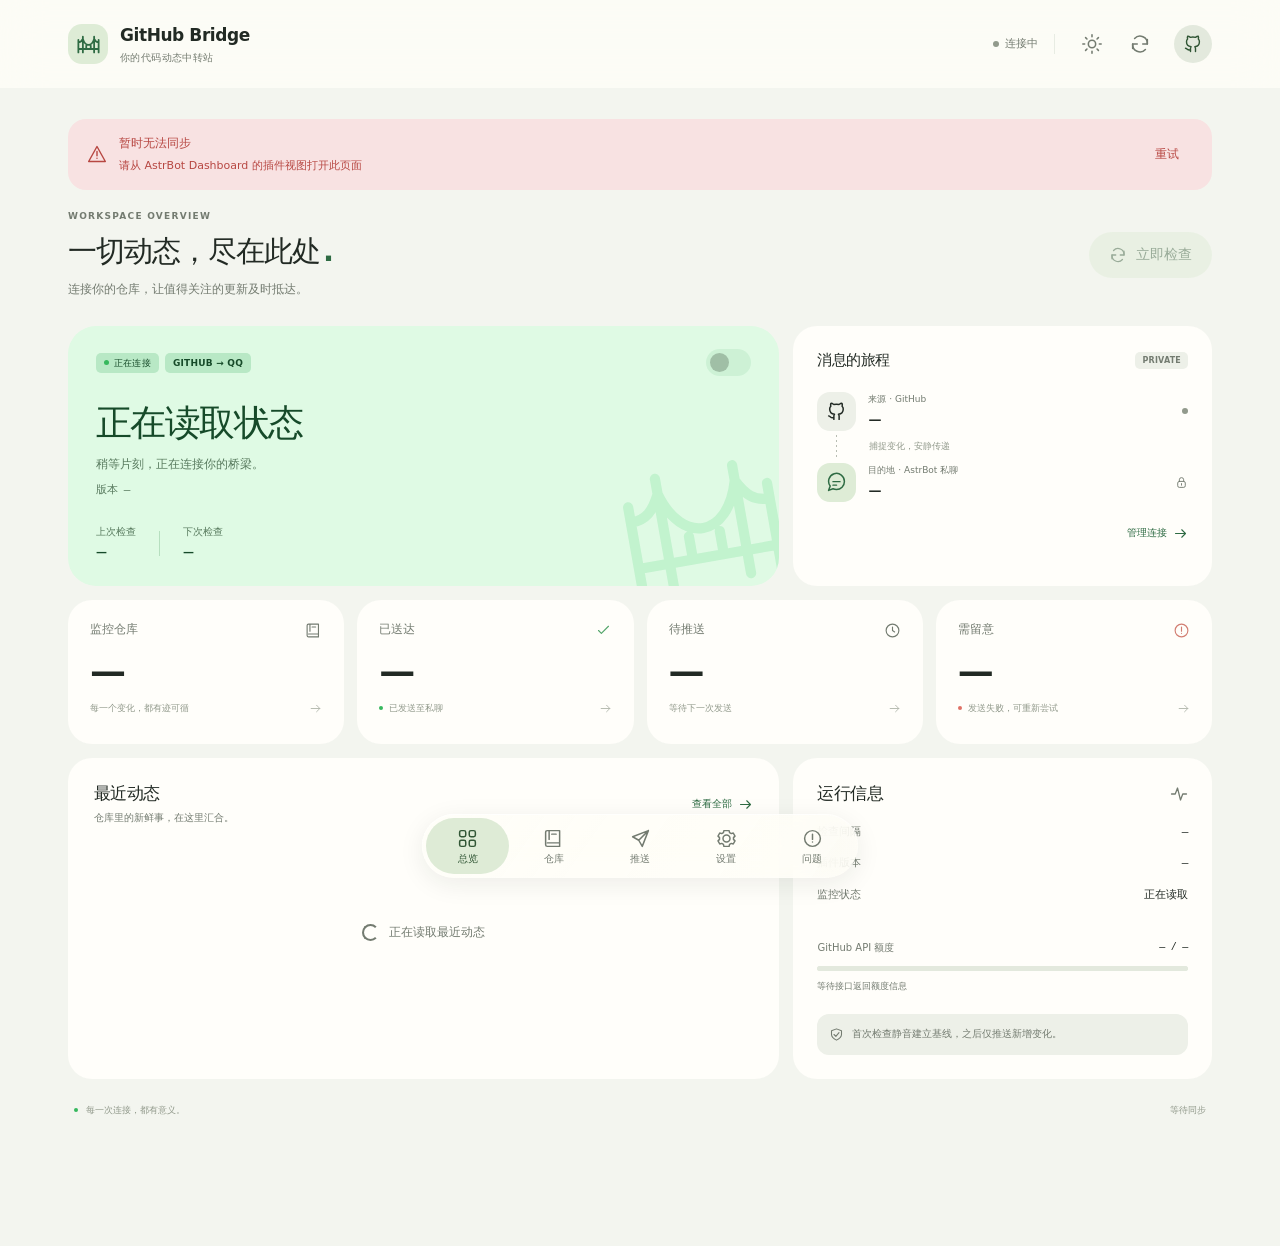
<file: views/dashboard/index.html>
<!doctype html>
<html lang="zh-CN" data-theme="system">
<head>
  <meta charset="utf-8">
  <meta name="viewport" content="width=device-width, initial-scale=1, viewport-fit=cover">
  <meta name="color-scheme" content="light dark">
  <meta name="theme-color" content="#f3f5ef">
  <meta name="referrer" content="same-origin">
  <title>GitHub Bridge · 管理面板</title>
  <link rel="stylesheet" href="./style.css">
  <script type="module" src="./app.js"></script>
</head>
<body>
  <svg class="icon-defs" xmlns="http://www.w3.org/2000/svg" aria-hidden="true">
    <defs>
      <symbol id="i-bridge" viewBox="0 0 24 24"><path d="M3 19V8m18 11V8M7 19V5m10 14V5M3 10c2 0 3-1 4-3 2 7 8 7 10 0 1 2 2 3 4 3M3 16h18M10 13v3m4-3v3"/></symbol>
      <symbol id="i-github" viewBox="0 0 24 24"><path d="M9 19c-4 1-4-2-6-2m12 4v-3.5a3 3 0 0 0-.8-2.3c2.7-.3 5.5-1.3 5.5-6a4.7 4.7 0 0 0-1.3-3.3 4.3 4.3 0 0 0-.1-3.2s-1-.3-3.4 1.3a11.5 11.5 0 0 0-6 0C6.6 2.4 5.6 2.7 5.6 2.7a4.3 4.3 0 0 0-.1 3.2 4.7 4.7 0 0 0-1.3 3.3c0 4.7 2.8 5.7 5.5 6A3 3 0 0 0 9 17.5V21"/></symbol>
      <symbol id="i-grid" viewBox="0 0 24 24"><rect x="3" y="3" width="7" height="7" rx="2"/><rect x="14" y="3" width="7" height="7" rx="2"/><rect x="3" y="14" width="7" height="7" rx="2"/><rect x="14" y="14" width="7" height="7" rx="2"/></symbol>
      <symbol id="i-repo" viewBox="0 0 24 24"><path d="M5 3h14v18H5a2 2 0 0 1-2-2V5a2 2 0 0 1 2-2Zm0 14h14M7 3v10m3-6h5"/></symbol>
      <symbol id="i-send" viewBox="0 0 24 24"><path d="m21 3-7 18-4-7-7-4 18-7ZM10 14 21 3"/></symbol>
      <symbol id="i-settings" viewBox="0 0 24 24"><path d="M12 8a4 4 0 1 0 0 8 4 4 0 0 0 0-8Z"/><path d="m9 3-.5 2.2-2 1.2-2.2-.7-2 3.6L4 11v2l-1.7 1.7 2 3.6 2.2-.7 2 1.2L9 21h6l.5-2.2 2-1.2 2.2.7 2-3.6L20 13v-2l1.7-1.7-2-3.6-2.2.7-2-1.2L15 3H9Z"/></symbol>
      <symbol id="i-refresh" viewBox="0 0 24 24"><path d="M20 7v5h-5M4 17v-5h5"/><path d="M6.1 6A8 8 0 0 1 20 12M4 12a8 8 0 0 0 13.9 6"/></symbol>
      <symbol id="i-arrow" viewBox="0 0 24 24"><path d="M4 12h16m-6-6 6 6-6 6"/></symbol>
      <symbol id="i-external" viewBox="0 0 24 24"><path d="M14 3h7v7M21 3 10 14m0-9H5a2 2 0 0 0-2 2v12a2 2 0 0 0 2 2h12a2 2 0 0 0 2-2v-5"/></symbol>
      <symbol id="i-check" viewBox="0 0 24 24"><path d="m5 12 4 4L19 6"/></symbol>
      <symbol id="i-close" viewBox="0 0 24 24"><path d="m6 6 12 12M6 18 18 6"/></symbol>
      <symbol id="i-lock" viewBox="0 0 24 24"><rect x="5" y="10" width="14" height="11" rx="3"/><path d="M8 10V7a4 4 0 0 1 8 0v3m-4 4v3"/></symbol>
      <symbol id="i-sun" viewBox="0 0 24 24"><circle cx="12" cy="12" r="4"/><path d="M12 2v2m0 16v2M2 12h2m16 0h2M5 5l1.5 1.5m11 11L19 19M5 19l1.5-1.5m11-11L19 5"/></symbol>
      <symbol id="i-moon" viewBox="0 0 24 24"><path d="M20.5 13A9 9 0 0 1 11 3.5 9 9 0 1 0 20.5 13Z"/></symbol>
      <symbol id="i-monitor" viewBox="0 0 24 24"><rect x="3" y="3" width="18" height="13" rx="3"/><path d="M8 21h8m-4-5v5"/></symbol>
      <symbol id="i-search" viewBox="0 0 24 24"><circle cx="10.5" cy="10.5" r="6.5"/><path d="m16 16 5 5"/></symbol>
      <symbol id="i-chevron" viewBox="0 0 24 24"><path d="m9 5 7 7-7 7"/></symbol>
      <symbol id="i-star" viewBox="0 0 24 24"><path d="m12 3 2.8 5.7L21 9.6 16.5 14l1.1 6.2L12 17.3l-5.6 2.9L7.5 14 3 9.6l6.2-.9L12 3Z"/></symbol>
      <symbol id="i-fork" viewBox="0 0 24 24"><circle cx="6" cy="5" r="2"/><circle cx="18" cy="5" r="2"/><circle cx="12" cy="19" r="2"/><path d="M6 7v3c0 3 6 2 6 6v1m6-10v3c0 3-6 2-6 6"/></symbol>
      <symbol id="i-issue" viewBox="0 0 24 24"><circle cx="12" cy="12" r="9"/><path d="M12 7v6m0 3v.01"/></symbol>
      <symbol id="i-commit" viewBox="0 0 24 24"><circle cx="12" cy="12" r="4"/><path d="M2 12h6m8 0h6"/></symbol>
      <symbol id="i-tag" viewBox="0 0 24 24"><path d="M3 3h8l10 10-8 8L3 11V3Z"/><circle cx="7.5" cy="7.5" r=".75"/></symbol>
      <symbol id="i-info" viewBox="0 0 24 24"><circle cx="12" cy="12" r="9"/><path d="M12 11v6m0-10v.01"/></symbol>
      <symbol id="i-alert" viewBox="0 0 24 24"><path d="m12 3 10 18H2L12 3Zm0 6v5m0 3v.01"/></symbol>
      <symbol id="i-import" viewBox="0 0 24 24"><path d="M12 3v12m-5-5 5 5 5-5M4 16v5h16v-5"/></symbol>
      <symbol id="i-logout" viewBox="0 0 24 24"><path d="M9 4H4v16h5m5-13 5 5-5 5m-6-5h13"/></symbol>
      <symbol id="i-clock" viewBox="0 0 24 24"><circle cx="12" cy="12" r="9"/><path d="M12 7v5l3 2"/></symbol>
      <symbol id="i-shield" viewBox="0 0 24 24"><path d="m12 3 8 3v6c0 5-8 9-8 9s-8-4-8-9V6l8-3Z"/><path d="m8 12 3 3 5-6"/></symbol>
      <symbol id="i-pause" viewBox="0 0 24 24"><path d="M8 5v14M16 5v14"/></symbol>
      <symbol id="i-activity" viewBox="0 0 24 24"><path d="M2 12h5l3-8 4 16 3-8h5"/></symbol>
      <symbol id="i-chat" viewBox="0 0 24 24"><path d="M21 11a9 9 0 0 1-9 9 11 11 0 0 1-4-.8L3 21l1.8-5A9 9 0 1 1 21 11Z"/><path d="M8 11h8m-8 4h4"/></symbol>
      <symbol id="i-branch" viewBox="0 0 24 24"><circle cx="6" cy="5" r="2"/><circle cx="6" cy="19" r="2"/><circle cx="18" cy="6" r="2"/><path d="M6 7v10m0-4c7 0 12-1 12-5"/></symbol>
    </defs>
  </svg>

  <a class="skip-link" href="#main-content">跳至主要内容</a>
  <div id="announcer" class="sr-only" role="status" aria-live="polite" aria-atomic="true"></div>
  <div id="toast-region" class="toast-region" aria-live="polite" aria-atomic="false"></div>

  <div id="boot-screen" class="boot-screen" role="status">
    <span class="brand-mark"><svg class="icon"><use href="#i-bridge"/></svg></span>
    <span class="spinner"></span><p>正在连接管理面板</p>
  </div>

  <div id="app-shell" hidden>
    <header class="topbar">
      <div class="topbar-inner">
        <a class="brand" href="#overview"><span class="brand-mark"><svg class="icon"><use href="#i-bridge"/></svg></span><span class="brand-copy">GitHub Bridge<small>你的代码动态中转站</small></span></a>
        <div class="topbar-actions">
          <span id="connection-indicator" class="connection-indicator"><span class="status-dot dot-muted"></span><span id="connection-text">连接中</span></span>
          <span class="toolbar-divider" aria-hidden="true"></span>
          <button class="icon-button" type="button" data-action="theme-cycle" aria-label="切换外观主题" title="切换外观主题"><svg class="icon theme-icon"><use href="#i-sun"/></svg></button>
          <button id="refresh-all" class="icon-button" type="button" aria-label="刷新面板数据" title="刷新面板数据"><svg class="icon"><use href="#i-refresh"/></svg></button>
          <a class="account-avatar" href="#settings" aria-label="打开账户设置"><svg class="icon"><use href="#i-github"/></svg></a>
        </div>
      </div>
    </header>

    <main id="main-content" class="main-content" tabindex="-1">
      <div id="preview-banner" class="notice preview-banner" role="status" hidden><span class="tag tag-amber">PREVIEW</span><strong>演示数据 · 不连接 GitHub / QQ</strong><span>这里的操作仅用于体验界面。</span></div>
      <div id="global-error" class="notice notice-error" role="alert" hidden><svg class="icon"><use href="#i-alert"/></svg><div><strong>暂时无法同步</strong><p id="global-error-message"></p></div><button class="button button-small button-quiet" type="button" data-action="refresh">重试</button></div>
      <div id="configuration-warning" class="notice" role="status" hidden><svg class="icon"><use href="#i-info"/></svg><p id="configuration-warning-message"></p></div>
      <div class="page-heading">
        <div><p class="eyebrow" id="page-eyebrow">WORKSPACE OVERVIEW</p><h1 id="page-title">一切动态，尽在此处<span class="heading-dot">.</span></h1><p id="page-description" class="page-description">连接你的仓库，让值得关注的更新及时抵达。</p></div>
        <button class="button button-tonal" id="page-check" type="button" data-action="check" disabled><svg class="icon"><use href="#i-refresh"/></svg><span>立即检查</span></button>
      </div>

      <section id="page-overview" class="page" data-page="overview" role="tabpanel" aria-labelledby="nav-overview">
        <div class="overview-top">
          <article id="status-hero" class="status-hero" aria-busy="true">
            <div class="hero-top"><div class="hero-tags"><span id="hero-status-tag" class="tag hero-tag"><span class="status-dot"></span><span id="hero-status-label">正在连接</span></span><span class="tag hero-tag">GITHUB → QQ</span></div><button type="button" class="switch hero-switch" role="switch" aria-checked="false" aria-label="启用自动监控" data-setting-toggle="enabled" disabled><span class="switch-thumb"></span></button></div>
            <div class="hero-copy"><h2 id="hero-title">正在读取状态</h2><p id="hero-description">稍等片刻，正在连接你的桥梁。</p><span class="hero-version mono" id="hero-version">版本 —</span></div>
            <div class="hero-bottom"><div><span>上次检查</span><strong id="hero-last-check">—</strong></div><span class="hero-separator"></span><div><span>下次检查</span><strong id="hero-next-check">—</strong></div></div>
            <svg class="hero-watermark" aria-hidden="true"><use href="#i-bridge"/></svg>
          </article>
          <article class="card route-card">
            <div class="section-heading"><h2>消息的旅程</h2><span class="tag">PRIVATE</span></div>
            <div class="route-step"><span class="route-icon"><svg class="icon"><use href="#i-github"/></svg></span><div><span class="route-label">来源 · GitHub</span><strong id="route-owner">—</strong></div><span id="route-source-dot" class="status-dot dot-muted" aria-label="尚未读取连接状态"></span></div>
            <div class="route-connector" aria-hidden="true"><span></span><small>捕捉变化，安静传递</small></div>
            <div class="route-step"><span class="route-icon route-icon-target"><svg class="icon"><use href="#i-chat"/></svg></span><div><span class="route-label">目的地 · AstrBot 私聊</span><strong id="route-target">—</strong></div><svg class="icon route-lock" aria-hidden="true"><use href="#i-lock"/></svg></div>
            <a href="#settings" class="text-link route-edit">管理连接<svg class="icon"><use href="#i-arrow"/></svg></a>
          </article>
        </div>

        <div id="setup-guide" class="setup-guide card" hidden><span class="icon-tile"><svg class="icon"><use href="#i-bridge"/></svg></span><div><h2>桥梁就位，还差最后一步</h2><p>填写 GitHub 用户名与 Token → 确认私聊目标 → 开启监控。首次检查只建立基线，不推送历史动态。</p></div><a class="button button-primary button-small" href="#settings">完成连接<svg class="icon"><use href="#i-arrow"/></svg></a></div>
        <div id="status-error" class="notice notice-error" hidden><svg class="icon"><use href="#i-alert"/></svg><div><strong>最近一次检查遇到问题</strong><p id="status-error-message"></p></div><a class="text-link" href="#settings">检查配置</a></div>

        <div class="stats-grid" aria-label="监控统计">
          <a href="#repositories" class="stat-card card"><span class="stat-heading">监控仓库<svg class="icon"><use href="#i-repo"/></svg></span><strong id="count-repositories" class="stat-value">—</strong><span class="stat-caption">每一个变化，都有迹可循<svg class="icon"><use href="#i-arrow"/></svg></span></a>
          <a href="#events" class="stat-card card" data-event-filter="sent"><span class="stat-heading">已送达<svg class="icon stat-icon-green"><use href="#i-check"/></svg></span><strong id="count-sent" class="stat-value">—</strong><span class="stat-caption"><span><span class="status-dot"></span> 已发送至私聊</span><svg class="icon"><use href="#i-arrow"/></svg></span></a>
          <a href="#events" class="stat-card card" data-event-filter="pending"><span class="stat-heading">待推送<svg class="icon"><use href="#i-clock"/></svg></span><strong id="count-pending" class="stat-value">—</strong><span class="stat-caption">等待下一次发送<svg class="icon"><use href="#i-arrow"/></svg></span></a>
          <a href="#events" class="stat-card card" data-event-filter="failed"><span class="stat-heading">需留意<svg class="icon stat-icon-red"><use href="#i-issue"/></svg></span><strong id="count-failed" class="stat-value">—</strong><span class="stat-caption"><span><span class="status-dot dot-red"></span> 发送失败，可重新尝试</span><svg class="icon"><use href="#i-arrow"/></svg></span></a>
        </div>

        <div class="overview-bottom">
          <article class="card recent-card"><div class="section-heading"><div><h2>最近动态</h2><p>仓库里的新鲜事，在这里汇合。</p></div><a href="#events" class="text-link">查看全部<svg class="icon"><use href="#i-arrow"/></svg></a></div><div id="recent-events" class="recent-list" aria-busy="true"><div class="list-loading"><span class="spinner"></span><span>正在读取最近动态</span></div></div></article>
          <article class="card runtime-card"><div class="section-heading"><h2>运行信息</h2><svg class="icon muted"><use href="#i-activity"/></svg></div><dl class="info-list"><div><dt>检查间隔</dt><dd id="runtime-interval" class="mono">—</dd></div><div><dt>插件版本</dt><dd id="runtime-version" class="mono">—</dd></div><div><dt>监控状态</dt><dd id="runtime-state">正在读取</dd></div></dl><div class="quota-block"><div class="quota-heading"><span>GitHub API 额度</span><strong id="quota-value" class="mono">— / —</strong></div><progress id="quota-progress" max="100" value="0" aria-label="GitHub API 剩余额度"></progress><p id="quota-reset" class="field-hint">等待接口返回额度信息</p></div><div class="quiet-note"><svg class="icon"><use href="#i-shield"/></svg><p>首次检查静音建立基线，之后仅推送新增变化。</p></div></article>
        </div>
      </section>

      <section id="page-repositories" class="page" data-page="repositories" role="tabpanel" aria-labelledby="nav-repositories" hidden>
        <div class="collection-toolbar"><label class="search-box" for="repo-search"><svg class="icon"><use href="#i-search"/></svg><input id="repo-search" type="search" autocomplete="off" placeholder="搜索仓库名称或描述" aria-label="搜索仓库名称或描述"><kbd aria-hidden="true">/</kbd></label><div class="filter-group" id="repo-filters" role="group" aria-label="仓库筛选"><button type="button" data-repo-filter="all" aria-pressed="true">全部</button><button type="button" data-repo-filter="private" aria-pressed="false">私有</button><button type="button" data-repo-filter="archived" aria-pressed="false">已归档</button><button type="button" data-repo-filter="error" aria-pressed="false">异常</button></div></div>
        <div class="collection-meta"><p id="repo-results" role="status">正在读取仓库</p><span class="muted">由 GitHub 同步 · 只读列表</span></div>
        <div id="repositories-list" class="repositories-grid" aria-busy="true"><div class="list-loading"><span class="spinner"></span><span>正在同步仓库列表</span></div></div>
      </section>

      <section id="page-events" class="page" data-page="events" role="tabpanel" aria-labelledby="nav-events" hidden>
        <div class="collection-toolbar event-toolbar"><div class="filter-group" id="event-filters" role="group" aria-label="推送状态筛选"><button type="button" data-status-filter="all" aria-pressed="true">全部动态</button><button type="button" data-status-filter="pending" aria-pressed="false">待推送<span data-filter-count="pending">—</span></button><button type="button" data-status-filter="sent" aria-pressed="false">已送达<span data-filter-count="sent">—</span></button><button type="button" data-status-filter="failed" aria-pressed="false">失败<span data-filter-count="failed">—</span></button></div><div class="inline-actions"><button class="button button-quiet button-small" type="button" data-action="import"><svg class="icon"><use href="#i-import"/></svg>导入旧记录</button><button id="retry-all" class="button button-tonal button-small" type="button" disabled><svg class="icon"><use href="#i-refresh"/></svg>重试失败项</button></div></div>
        <div class="collection-meta"><p id="event-results" role="status">正在读取推送记录</p><span class="muted">最近 50 条 · 点击查看详情</span></div>
        <div id="events-list" class="card events-list" aria-busy="true"><div class="list-loading"><span class="spinner"></span><span>正在读取推送记录</span></div></div>
        <div class="quiet-note event-note"><svg class="icon"><use href="#i-info"/></svg><p>失败记录会保留错误信息。重试后重新进入发送队列，不会立刻重复发送已送达的消息。</p></div>
      </section>

      <section id="page-settings" class="page" data-page="settings" role="tabpanel" aria-labelledby="nav-settings" hidden>
        <div id="settings-loading" class="card list-loading"><span class="spinner"></span><span>正在读取配置</span></div>
        <div id="settings-load-error" class="card empty-state" hidden><span class="icon-tile"><svg class="icon"><use href="#i-alert"/></svg></span><h2>配置暂时不可用</h2><p id="settings-load-error-message"></p><button class="button button-tonal" type="button" data-action="reload-settings">重新加载</button></div>
        <div id="settings-content" hidden>
          <div class="settings-layout">
            <div class="settings-main">
              <article class="card settings-card service-setting"><div class="preference-row"><span class="icon-tile small"><svg class="icon"><use href="#i-activity"/></svg></span><div class="preference-copy"><h2>自动监控</h2><p id="enabled-description">按设定间隔检查仓库，发现变化后推送。</p></div><button type="button" class="switch" role="switch" aria-checked="false" aria-label="启用自动监控" data-setting-toggle="enabled" disabled><span class="switch-thumb"></span></button></div></article>
              <form id="settings-form">
                <fieldset id="settings-fields" disabled>
                  <article class="card settings-card"><div class="section-heading"><div><span class="section-number mono">01 / CONNECTION</span><h2>连接与凭据</h2><p>连接你的 GitHub 账户和消息目的地。</p></div><svg class="icon muted"><use href="#i-github"/></svg></div>
                    <div class="field"><label for="github-owner">GitHub 用户名</label><input id="github-owner" name="github_owner" type="text" placeholder="填写你的 GitHub 用户名" autocomplete="off" maxlength="39" pattern="[A-Za-z0-9][A-Za-z0-9\-]{0,38}" spellcheck="false" aria-describedby="owner-hint"><p class="field-hint" id="owner-hint">将同步该账户可访问、符合监控范围的仓库。</p></div>
                    <div class="field"><div class="field-label-row"><label for="github-token">Personal access token</label><span id="token-configured" class="tag">正在读取</span></div><input id="github-token" name="github_token" type="password" placeholder="留空以保留已保存的 Token" autocomplete="new-password" maxlength="4096" spellcheck="false" aria-describedby="token-hint"><p class="field-hint" id="token-hint">仅在更换时填写。已保存的凭据不会在此处显示。</p></div>
                    <div class="field"><label for="target-umo">私聊目标 UMO</label><input id="target-umo" name="target_umo" class="mono" type="text" placeholder="qq-bot:FriendMessage:123456" maxlength="512" spellcheck="false" aria-describedby="target-hint"><p class="field-hint" id="target-hint">格式：平台ID:FriendMessage:用户ID。仅支持私聊，平台 ID 应与 AstrBot 配置一致。</p></div>
                  </article>
                  <article class="card settings-card"><div class="section-heading"><div><span class="section-number mono">02 / DELIVERY</span><h2>检查与推送</h2><p>让消息按你的节奏抵达。</p></div><svg class="icon muted"><use href="#i-clock"/></svg></div>
                    <div class="field-pair"><div class="field"><label for="poll-interval">检查间隔 <span class="muted">/ 秒</span></label><input id="poll-interval" name="poll_interval" type="number" min="60" max="86400" step="1" required inputmode="numeric" aria-describedby="interval-hint"><p id="interval-hint" class="field-hint">至少 60 秒，默认 120 秒。</p></div><div class="field"><label for="max-push">每轮推送上限 <span class="muted">/ 条</span></label><input id="max-push" name="max_push_per_cycle" type="number" min="1" max="20" step="1" required inputmode="numeric" aria-describedby="push-hint"><p id="push-hint" class="field-hint">1–20 条，默认每轮 5 条。</p></div></div>
                    <div class="field"><label for="issue-repositories">问题写入允许列表</label><input id="issue-repositories" name="issue_repositories" class="mono" type="text" maxlength="4096" placeholder="例如 repo-name,project-*" spellcheck="false" aria-describedby="issue-hint"><p id="issue-hint" class="field-hint">留空时问题工作台只读。创建、评论、关闭或重新打开仅允许列表内的本人仓库；英文逗号分隔，支持名称末尾的 * 前缀匹配。</p></div>
                    <div class="field"><label for="excluded-repositories">排除仓库 <span class="muted">/ 可选</span></label><input id="excluded-repositories" name="excluded_repositories" class="mono" type="text" maxlength="4096" placeholder="repo-name,owner/another-repo" spellcheck="false" aria-describedby="excluded-hint"><p id="excluded-hint" class="field-hint">英文逗号分隔；支持仓库名称或 owner/repo 完整名称。</p></div>
                    <details class="advanced-settings"><summary>高级连接设置<svg class="icon"><use href="#i-chevron"/></svg></summary><div class="field-pair"><div class="field"><label for="request-timeout">请求超时 / 秒</label><input id="request-timeout" name="request_timeout" type="number" min="5" max="120" step="1" required inputmode="numeric"></div><div class="field"><label for="max-pages">最大分页数</label><input id="max-pages" name="max_pages" type="number" min="1" max="100" step="1" required inputmode="numeric"></div></div></details>
                  </article>
                  <article class="card settings-card"><div class="section-heading"><div><span class="section-number mono">03 / AI SUMMARY</span><h2>AI 更新总结</h2><p>动态附中文总结，PR 结合实际文件差异分析，保留原文和链接。模型不可用时正常推送原始内容。</p></div><svg class="icon muted"><use href="#i-chat"/></svg></div>
                    <div class="preference-row"><div class="preference-copy"><h3>附加 AI 总结</h3><p>使用 AstrBot 已配置的文本模型；发送重试复用已生成的摘要。</p></div><button type="button" class="switch" role="switch" aria-checked="false" aria-label="启用 AI 总结" data-setting-toggle="ai_summary_enabled" disabled><span class="switch-thumb"></span></button></div>
                    <div class="field"><label for="summary-provider">总结模型 ID <span class="muted">/ 可选</span></label><input id="summary-provider" name="ai_summary_provider_id" class="mono" type="text" maxlength="4096" placeholder="留空使用私聊会话当前文本模型" autocomplete="off" spellcheck="false" aria-describedby="summary-provider-hint"><p class="field-hint" id="summary-provider-hint">可填写 AstrBot 模型配置的提供商 ID。PR 会通过 GitHub API 读取有界文件差异再交给模型，截断或缺失时注明范围；其他动态提交标题、正文和链接。</p></div>
                    <div class="field"><label for="summary-timeout">总结超时 / 秒</label><input id="summary-timeout" name="ai_summary_timeout" type="number" min="3" max="60" step="1" required inputmode="numeric"><p class="field-hint">默认最多等待 15 秒。失败时回退为原始通知，避免阻塞推送。</p></div>
                    <div class="preference-row"><div class="preference-copy"><h3>允许总结私有内容</h3><p>默认关闭。开启后，私有仓库及可见性未知的旧通知也会提交给所选模型服务处理。</p></div><button type="button" class="switch" role="switch" aria-checked="false" aria-label="允许 AI 总结私有内容" data-setting-toggle="ai_summary_private" disabled><span class="switch-thumb"></span></button></div>
                  </article>
                </fieldset>
                <p id="settings-error" class="inline-error" role="alert" hidden></p>
                <div class="save-bar"><p id="save-state"><span class="status-dot dot-muted"></span>配置已同步</p><div class="inline-actions"><button id="discard-settings" class="button button-quiet" type="button" disabled>撤销修改</button><button id="save-settings" class="button button-primary" type="submit" disabled><svg class="icon"><use href="#i-check"/></svg><span>保存配置</span></button></div></div>
              </form>
              <article class="card settings-card monitor-card"><div class="section-heading"><div><span class="section-number mono">04 / WATCHING</span><h2>关注哪些变化</h2><p>开关在服务端保存成功后生效。</p></div><span class="tag tag-green">即时保存</span></div>
                <div class="preference-row"><span class="preference-icon"><svg class="icon"><use href="#i-commit"/></svg></span><div class="preference-copy"><h3>代码提交</h3><p>默认分支上的新提交</p></div><button type="button" class="switch" role="switch" aria-checked="false" aria-label="监控代码提交" data-setting-toggle="monitor_commits" disabled><span class="switch-thumb"></span></button></div>
                <div class="preference-row"><span class="preference-icon"><svg class="icon"><use href="#i-tag"/></svg></span><div class="preference-copy"><h3>版本发布</h3><p>仓库的 Release 更新</p></div><button type="button" class="switch" role="switch" aria-checked="false" aria-label="监控版本发布" data-setting-toggle="monitor_releases" disabled><span class="switch-thumb"></span></button></div>
                <div class="preference-row"><span class="preference-icon"><svg class="icon"><use href="#i-commit"/></svg></span><div class="preference-copy"><h3>PR 更新</h3><p>代码、描述和状态变化，通知附链接与差异分析</p></div><button type="button" class="switch" role="switch" aria-checked="false" aria-label="监控 PR 更新" data-setting-toggle="monitor_pull_requests" disabled><span class="switch-thumb"></span></button></div>
                <div class="preference-row"><span class="preference-icon"><svg class="icon"><use href="#i-issue"/></svg></span><div class="preference-copy"><h3>Issue 动态</h3><p>新问题与状态变化</p></div><button type="button" class="switch" role="switch" aria-checked="false" aria-label="监控 Issue 动态" data-setting-toggle="monitor_issues" disabled><span class="switch-thumb"></span></button></div>
                <div class="preference-row"><span class="preference-icon"><svg class="icon"><use href="#i-repo"/></svg></span><div class="preference-copy"><h3>仓库信息</h3><p>描述、分支等元信息变化</p></div><button type="button" class="switch" role="switch" aria-checked="false" aria-label="监控仓库信息" data-setting-toggle="monitor_metadata" disabled><span class="switch-thumb"></span></button></div>
              </article>
            </div>
            <aside class="settings-aside">
              <article class="card settings-card permission-card"><span class="icon-tile"><svg class="icon"><use href="#i-shield"/></svg></span><h2>刚刚好的权限</h2><p>建议创建 Fine-grained PAT。希望新仓库自动纳入时，仓库范围选 All repositories；只监控指定仓库时可选 Selected repositories。</p><dl class="permission-list"><div><dt class="mono">Metadata</dt><dd class="tag tag-green">Read-only</dd></div><div><dt class="mono">Contents</dt><dd class="tag tag-green">Read-only</dd></div><div><dt class="mono">Issues</dt><dd class="tag tag-green">Read-only</dd></div><div><dt class="mono">Pull requests</dt><dd class="tag tag-green">Read-only</dd></div></dl><p class="field-hint">日常监控只需读取权限；启用 PR 更新请补充 Pull requests 读取权限。通过问题工作台或机器人写入时，需要将 Issues 改为 Read and write，并设置问题写入允许列表。</p><button id="test-connection" class="button button-tonal full-width" type="button" disabled><svg class="icon"><use href="#i-activity"/></svg>测试已保存的连接</button><p id="test-result" class="field-hint" role="status">只读测试，不会创建 Issue 或发送 QQ 消息。</p></article>
              <article class="card settings-card appearance-card"><div class="section-heading"><h2>你的外观</h2><svg class="icon muted"><use href="#i-sun"/></svg></div><div class="theme-options" role="group" aria-label="外观主题"><button type="button" data-theme-choice="system" aria-pressed="true"><svg class="icon"><use href="#i-monitor"/></svg><span>跟随系统</span></button><button type="button" data-theme-choice="light" aria-pressed="false"><svg class="icon"><use href="#i-sun"/></svg><span>浅色</span></button><button type="button" data-theme-choice="dark" aria-pressed="false"><svg class="icon"><use href="#i-moon"/></svg><span>深色</span></button><button type="button" data-theme-choice="amoled" aria-pressed="false"><span class="amoled-swatch" aria-hidden="true"></span><span>AMOLED</span></button></div><p class="field-hint">默认跟随 AstrBot；手动切换仅在当前视图内有效。</p></article>
              <article class="card settings-card compact-settings"><button type="button" class="preference-action" data-action="import"><svg class="icon"><use href="#i-import"/></svg><span>迁移旧推送记录<small>本地 JSON 文件或粘贴内容</small></span><svg class="icon"><use href="#i-chevron"/></svg></button></article>
              <p class="settings-footnote mono">GITHUB BRIDGE<br><span id="settings-version">—</span> · BUILT FOR ASTRBOT</p>
            </aside>
          </div>
        </div>
      </section>
      <section id="page-issues" class="page" data-page="issues" role="tabpanel" aria-labelledby="nav-issues" hidden></section>
      <footer class="workspace-footer"><span><span class="status-dot"></span> 每一次连接，都有意义。</span><span id="last-refreshed">等待同步</span></footer>
    </main>

    <nav class="floating-nav" role="tablist" aria-label="主要导航">
      <a id="nav-overview" class="nav-item" href="#overview" role="tab" aria-selected="true" aria-controls="page-overview" tabindex="0"><svg class="icon"><use href="#i-grid"/></svg><span>总览</span></a>
      <a id="nav-repositories" class="nav-item" href="#repositories" role="tab" aria-selected="false" aria-controls="page-repositories" tabindex="-1"><svg class="icon"><use href="#i-repo"/></svg><span>仓库</span></a>
      <a id="nav-events" class="nav-item" href="#events" role="tab" aria-selected="false" aria-controls="page-events" tabindex="-1"><span class="nav-icon-wrap"><svg class="icon"><use href="#i-send"/></svg><span id="nav-failed-badge" class="nav-badge" aria-hidden="true" hidden></span></span><span>推送</span></a>
      <a id="nav-settings" class="nav-item" href="#settings" role="tab" aria-selected="false" aria-controls="page-settings" tabindex="-1"><svg class="icon"><use href="#i-settings"/></svg><span>设置</span></a>
      <a id="nav-issues" class="nav-item" href="#issues" role="tab" aria-selected="false" aria-controls="page-issues" tabindex="-1"><svg class="icon"><use href="#i-issue"/></svg><span>问题</span></a>
    </nav>
  </div>

  <dialog id="import-dialog" class="import-dialog" aria-labelledby="import-title" aria-describedby="import-description">
    <div class="dialog-heading"><span class="icon-tile"><svg class="icon"><use href="#i-import"/></svg></span><button id="close-import" class="icon-button" type="button" aria-label="关闭导入窗口"><svg class="icon"><use href="#i-close"/></svg></button></div>
    <h2 id="import-title">把旧记录一起带过来</h2><p id="import-description" class="muted">已发送记录用于去重，失败记录将进入重试队列。只读取你选择的本地文件，不接受服务端文件路径。</p>
    <form id="import-form">
      <div class="import-columns">
        <div class="import-source"><label class="field-label" for="import-sent">已发送记录 <span class="tag tag-green">SENT</span></label><textarea id="import-sent" class="mono" rows="7" spellcheck="false" placeholder="粘贴旧版 sent JSON 对象，例如 {}" aria-describedby="import-sent-file-state"></textarea><div class="file-actions"><label class="button button-tonal button-small file-label" for="import-sent-file"><svg class="icon"><use href="#i-import"/></svg>选择 JSON 文件<input id="import-sent-file" type="file" accept=".json,application/json" data-import-file="sent"></label><button type="button" class="button button-quiet button-small" data-clear-import="sent" hidden>清除文件</button></div><p id="import-sent-file-state" class="field-hint">可粘贴或选择文件，每份最多 512 KiB，总请求小于 2 MiB。</p></div>
        <div class="import-source"><label class="field-label" for="import-failed">失败记录 <span class="tag tag-red">FAILED</span></label><textarea id="import-failed" class="mono" rows="7" spellcheck="false" placeholder="粘贴旧版 failed JSON 数组，例如 []" aria-describedby="import-failed-file-state"></textarea><div class="file-actions"><label class="button button-tonal button-small file-label" for="import-failed-file"><svg class="icon"><use href="#i-import"/></svg>选择 JSON 文件<input id="import-failed-file" type="file" accept=".json,application/json" data-import-file="failed"></label><button type="button" class="button button-quiet button-small" data-clear-import="failed" hidden>清除文件</button></div><p id="import-failed-file-state" class="field-hint">可粘贴或选择文件，每份最多 512 KiB，总请求小于 2 MiB。</p></div>
      </div>
      <p id="import-error" class="inline-error" role="alert" hidden></p>
      <div id="import-result" class="import-result" role="status" hidden></div>
      <div class="dialog-footer"><span class="field-hint"><svg class="icon"><use href="#i-shield"/></svg>内容仅提交至当前面板</span><button id="import-submit" class="button button-primary" type="submit" disabled><svg class="icon"><use href="#i-import"/></svg><span>导入记录</span></button></div>
    </form>
  </dialog>
  <noscript><div class="noscript">管理面板需要 JavaScript 才能连接服务。请启用 JavaScript 后重新载入。</div></noscript>
</body>
</html>
</file>
<file: views/dashboard/style.css>
/* SukiSU-Ultra: solid tonal surfaces, expressive green, soft shapes. */
:root {
  color-scheme: light;
  --bg: #f3f5ef;
  --surface: #fffefa;
  --surface-soft: #edf0e8;
  --surface-high: #e3e9dd;
  --ink: #222a24;
  --muted: #737b70;
  --subtle: #929a8c;
  --primary: #2e6b43;
  --on-primary: #ffffff;
  --primary-soft: #deecd6;
  --primary-ink: #315635;
  --green: #36d167;
  --hero: #dffae4;
  --hero-ink: #164a29;
  --hero-muted: #587a5e;
  --hero-tag: #b8e8c5;
  --hero-line: #b6dfbf;
  --danger: #b74742;
  --danger-soft: #f8e2e2;
  --warning: #8b621e;
  --warning-soft: #fff0db;
  --purple: #705a86;
  --purple-soft: #eee5f5;
  --glass: rgba(255, 254, 248, .77);
  --glass-highlight: rgba(255, 255, 255, .72);
  --nav-active: #deebd6;
  --focus: #398451;
  --line: #e8ece3;
  --scrim: rgba(23, 36, 28, .28);
  --radius: 24px;
  --spring: cubic-bezier(.2, .85, .25, 1.12);
  --color-time: 420ms;
  font-family: -apple-system, BlinkMacSystemFont, "Segoe UI", "PingFang SC", "Microsoft YaHei", system-ui, sans-serif;
  font-size: 14px;
  font-synthesis: none;
  -webkit-font-smoothing: antialiased;
}
:root[data-resolved-theme="dark"], :root[data-resolved-theme="amoled"] {
  color-scheme: dark;
  --bg: #131813;
  --surface: #1d241e;
  --surface-soft: #252e25;
  --surface-high: #303b2e;
  --ink: #e1e8dc;
  --muted: #a3af9e;
  --subtle: #82907e;
  --primary: #a5d499;
  --on-primary: #1b381c;
  --primary-soft: #2c442a;
  --primary-ink: #c4e9b6;
  --hero: #1a3825;
  --hero-ink: #d1f7d8;
  --hero-muted: #a2c7ab;
  --hero-tag: #315d3e;
  --hero-line: #386346;
  --danger: #ffaaa2;
  --danger-soft: #3d2423;
  --warning: #e6c183;
  --warning-soft: #3e2f1b;
  --purple: #d3bce9;
  --purple-soft: #362d40;
  --glass: rgba(34, 43, 34, .78);
  --glass-highlight: rgba(255, 255, 255, .12);
  --nav-active: #3b5135;
  --focus: #a5d499;
  --line: #30392f;
  --scrim: rgba(0, 0, 0, .5);
}
:root[data-resolved-theme="amoled"] {
  --bg: #000000;
  --surface: #000000;
  --surface-soft: #000000;
  --surface-high: #000000;
  --glass: rgba(9, 14, 9, .88);
  --line: #1f281f;
}
@media (prefers-color-scheme: dark) {
  :root:not([data-resolved-theme]) {
    color-scheme: dark;
    --bg: #131813;
    --surface: #1d241e;
    --surface-soft: #252e25;
    --surface-high: #303b2e;
    --ink: #e1e8dc;
    --muted: #a3af9e;
    --primary: #a5d499;
    --on-primary: #1b381c;
    --primary-soft: #2c442a;
    --hero: #1a3825;
    --hero-ink: #d1f7d8;
  }
}
*, *::before, *::after { box-sizing: border-box; }
* {
  transition: background-color var(--color-time) var(--spring), color var(--color-time) var(--spring), border-color var(--color-time) var(--spring), fill var(--color-time) var(--spring), stroke var(--color-time) var(--spring);
}
html { min-height: 100%; scroll-padding-top: 110px; }
body { margin: 0; min-width: 320px; background: var(--bg); color: var(--ink); line-height: 1.65; }
[hidden] { display: none !important; }
button, input, textarea, select { font: inherit; color: inherit; }
button, a, input, textarea, summary { -webkit-tap-highlight-color: transparent; }
button { cursor: pointer; }
a { color: inherit; text-decoration: none; }
button, input, textarea, fieldset { border: 0; }
button { background: none; }
button:disabled, input:disabled, textarea:disabled { cursor: not-allowed; opacity: .46; }
fieldset { padding: 0; margin: 0; min-width: 0; }
:focus-visible { outline: 3px solid var(--focus); outline-offset: 4px; }
input:focus-visible, textarea:focus-visible { outline-offset: 2px; }
button, a.button, .nav-item, .stat-card { transition: transform 200ms var(--spring), background-color var(--color-time) var(--spring), color var(--color-time) var(--spring), opacity 180ms ease; }
button:not(:disabled):active, a.button:active, .stat-card:active { transform: scale(.97); }
h1, h2, h3, p { margin: 0; }
h1, h2, h3 { line-height: 1.35; letter-spacing: -.035em; }
h2 { font-size: 17px; font-weight: 650; }
h3 { font-size: 15px; font-weight: 600; }
input, textarea { width: 100%; min-height: 48px; background: var(--surface-soft); border-radius: 12px; padding: 12px 15px; font-size: 14px; }
input::placeholder, textarea::placeholder { color: var(--subtle); opacity: 1; }
input[type="number"] { font-variant-numeric: tabular-nums; }
textarea { resize: vertical; line-height: 1.7; }
input[aria-invalid="true"], textarea[aria-invalid="true"] { outline: 2px solid var(--danger); }
.mono, code, kbd { font-family: ui-monospace, "SFMono-Regular", Consolas, "Liberation Mono", monospace; font-variant-numeric: tabular-nums; letter-spacing: -.025em; }
.muted { color: var(--muted); }
.danger-text { color: var(--danger) !important; }
.full-width { width: 100%; }
.sr-only { position: absolute; width: 1px; height: 1px; padding: 0; overflow: hidden; clip: rect(0, 0, 0, 0); white-space: nowrap; border: 0; }
.icon-defs { position: absolute; width: 0; height: 0; overflow: hidden; }
.icon { width: 22px; height: 22px; flex-shrink: 0; fill: none; stroke: currentColor; stroke-width: 1.7; stroke-linecap: round; stroke-linejoin: round; vertical-align: middle; }
.skip-link { position: fixed; top: 12px; left: 12px; z-index: 100; padding: 10px 18px; border-radius: 12px; background: var(--primary); color: var(--on-primary); transform: translateY(-160%); }
.skip-link:focus { transform: none; }
.icon-button { display: inline-flex; align-items: center; justify-content: center; width: 42px; height: 42px; border-radius: 50%; color: var(--muted); flex-shrink: 0; }
.icon-button:hover { color: var(--ink); background: var(--surface-high); }
.button { display: inline-flex; align-items: center; justify-content: center; gap: 9px; min-height: 46px; padding: 11px 20px; border-radius: 24px; font-weight: 600; line-height: 1.5; white-space: nowrap; }
.button .icon { width: 18px; height: 18px; }
.button-primary { background: var(--primary); color: var(--on-primary); }
.button-primary:hover:not(:disabled) { filter: brightness(1.06); }
.button-tonal { background: var(--primary-soft); color: var(--primary-ink); }
.button-tonal:hover:not(:disabled) { background: var(--hero-tag); }
.button-quiet { color: var(--muted); }
.button-quiet:hover:not(:disabled) { background: var(--surface-high); color: var(--ink); }
.button-small { min-height: 38px; padding: 8px 14px; font-size: 12px; }
.text-link { display: inline-flex; align-items: center; gap: 6px; font-size: 12px; font-weight: 600; color: var(--primary); white-space: nowrap; min-height: 32px; }
.text-link .icon { width: 15px; height: 15px; }
.text-link:hover { text-decoration: underline; text-underline-offset: 4px; }
.eyebrow { display: flex; align-items: center; gap: 7px; font-size: 10px; font-weight: 650; letter-spacing: .14em; line-height: 1.5; }
.tag { display: inline-flex; align-items: center; gap: 5px; width: fit-content; padding: 3px 7px; border-radius: 5px; font-size: 10px; font-weight: 750; line-height: 1.4; letter-spacing: .025em; color: var(--muted); background: var(--surface-soft); white-space: nowrap; }
.tag-green { color: var(--primary); background: var(--primary-soft); }
.tag-red { color: var(--danger); background: var(--danger-soft); }
.tag-amber { color: var(--warning); background: var(--warning-soft); }
.tag-purple { color: var(--purple); background: var(--purple-soft); }
.status-dot { display: inline-block; width: 6px; height: 6px; border-radius: 50%; background: #36b85d; flex-shrink: 0; vertical-align: middle; }
.dot-red { background: #df7165; }
.dot-amber { background: #d9a554; }
.dot-muted { background: var(--subtle); }
.card { background: var(--surface); border-radius: var(--radius); }
.icon-tile { display: inline-flex; align-items: center; justify-content: center; background: var(--primary-soft); color: var(--primary); width: 48px; height: 48px; border-radius: 16px; flex-shrink: 0; }
.icon-tile.small { width: 40px; height: 40px; border-radius: 13px; }
.inline-actions { display: flex; gap: 6px; align-items: center; flex-shrink: 0; }
.section-heading { display: flex; justify-content: space-between; align-items: center; gap: 12px; }
.section-heading p { margin-top: 5px; color: var(--muted); font-size: 12px; }
.spinner { width: 17px; height: 17px; display: inline-block; border: 2px solid currentColor; border-right-color: transparent; border-radius: 50%; animation: spin .85s linear infinite; flex-shrink: 0; }
@keyframes spin { to { transform: rotate(360deg); } }
@keyframes enter { from { opacity: 0; transform: translateY(8px); } to { opacity: 1; transform: translateY(0); } }
.is-busy > .icon { animation: spin 1.2s linear infinite; }
.boot-screen { display: flex; min-height: 100svh; flex-direction: column; justify-content: center; align-items: center; gap: 18px; color: var(--muted); }
.boot-screen .brand-mark { margin-bottom: 18px; width: 60px; height: 60px; border-radius: 22px; }
.boot-screen p { font-size: 12px; }

/* A calm two-column sign in; every illustration is native SVG. */
.brand { display: inline-flex; align-items: center; gap: 12px; font-weight: 700; letter-spacing: -.025em; font-size: 17px; }
.brand-mark { display: inline-flex; width: 40px; height: 40px; border-radius: 14px; align-items: center; justify-content: center; background: var(--primary-soft); color: var(--primary); flex-shrink: 0; }
.brand-mark .icon { width: 27px; height: 27px; stroke-width: 1.6; }
.login-screen { min-height: 100svh; display: flex; flex-direction: column; padding: 0 max(28px, calc((100vw - 1160px) / 2)); }
.login-topbar { display: flex; align-items: center; justify-content: space-between; padding: 32px 0; }
.login-layout { flex: 1; display: grid; grid-template-columns: 1.2fr 1fr; align-items: center; gap: 90px; padding: 58px 36px 82px; }
.login-story > .eyebrow { color: var(--primary); }
.login-story h1 { margin: 25px 0 20px; font-size: clamp(34px, 3.5vw, 48px); font-weight: 750; line-height: 1.45; letter-spacing: -.055em; }
.accent-period { color: var(--green); }
.login-story > p { color: var(--muted); font-size: 15px; line-height: 1.95; }
.bridge-illustration { display: flex; align-items: center; width: 100%; max-width: 360px; margin: 36px 0 24px; }
.illustration-node { width: 54px; height: 54px; border-radius: 19px; display: inline-flex; align-items: center; justify-content: center; background: var(--surface); flex-shrink: 0; }
.illustration-node .icon { width: 26px; height: 26px; }
.bridge-node { width: 72px; height: 72px; border-radius: 25px; background: var(--hero); color: var(--hero-ink); transform: rotate(-7deg); }
.bridge-node .icon { width: 38px; height: 38px; }
.chat-node { background: var(--primary-soft); color: var(--primary); }
.illustration-route { flex: 1; display: flex; justify-content: center; gap: 7px; }
.illustration-route span { width: 3px; height: 3px; border-radius: 50%; background: var(--subtle); }
.story-tags { display: flex; gap: 7px; }
.story-footer { display: flex; align-items: center; gap: 7px; color: var(--muted); margin-top: 48px; font-size: 11px; }
.story-footer .icon { width: 15px; height: 15px; }
.login-card { padding: 34px; display: flex; flex-direction: column; gap: 26px; }
.login-card h2 { font-size: 24px; margin: 8px 0 9px; }
.login-card > div > p { font-size: 12px; }
.login-card .eyebrow { font-size: 9px; }
.login-card form > input { margin-top: 9px; height: 52px; }
.login-submit { width: 100%; margin-top: 24px; justify-content: space-between; }
.login-security { display: flex; align-items: center; gap: 7px; color: var(--muted); font-size: 10px; }
.login-security .icon { width: 15px; height: 15px; }
.login-footer { display: flex; justify-content: space-between; padding: 24px 0; color: var(--subtle); font-size: 10px; letter-spacing: .06em; }

/* Flexible top app bar, edge to edge with a quiet blurred veil. */
.topbar { position: sticky; top: 0; z-index: 20; background: var(--glass); backdrop-filter: blur(20px); -webkit-backdrop-filter: blur(20px); }
.topbar-inner { max-width: 1200px; margin: auto; height: 88px; padding: 0 28px; display: flex; align-items: center; justify-content: space-between; gap: 16px; }
.brand-copy { line-height: 1.3; }
.brand-copy small { display: block; font-size: 10px; font-weight: 400; color: var(--muted); margin-top: 4px; letter-spacing: .04em; }
.topbar-actions { display: flex; align-items: center; gap: 6px; }
.connection-indicator { display: flex; align-items: center; gap: 6px; color: var(--muted); font-size: 11px; white-space: nowrap; }
.toolbar-divider { display: block; width: 1px; height: 20px; background: var(--line); margin: 0 10px; }
.account-avatar { width: 38px; height: 38px; display: inline-flex; align-items: center; justify-content: center; background: var(--surface-high); color: var(--primary-ink); border-radius: 50%; margin-left: 7px; }
.account-avatar .icon { width: 20px; height: 20px; }
.main-content { max-width: 1200px; padding: 31px 28px 128px; margin: auto; }
.page-heading { display: flex; align-items: center; justify-content: space-between; gap: 20px; margin: 0 0 27px; }
.page-heading .eyebrow { font-size: 9px; color: var(--muted); }
.page-heading h1 { font-size: 29px; font-weight: 700; margin-top: 9px; }
.heading-dot { color: var(--primary); margin-left: 3px; }
.page-description { margin-top: 8px; color: var(--muted); font-size: 12px; }
.page { animation: enter 300ms var(--spring); }
.overview-top { display: grid; grid-template-columns: minmax(0, 1.7fr) minmax(0, 1fr); gap: 14px; }
.status-hero { position: relative; border-radius: 28px; background: var(--hero); color: var(--hero-ink); padding: 23px 28px 24px; overflow: hidden; min-height: 260px; }
.status-hero[data-status="error"] { background: var(--danger-soft); color: var(--danger); }
.status-hero[data-status="error"] .hero-description, .status-hero[data-status="error"] .hero-version, .status-hero[data-status="error"] .hero-copy p, .status-hero[data-status="error"] .hero-bottom { color: var(--danger); }
.status-hero[data-status="error"] .hero-tag { background: var(--surface); color: var(--danger); }
.hero-top { display: flex; align-items: center; justify-content: space-between; gap: 10px; position: relative; z-index: 2; }
.hero-tags { display: flex; flex-wrap: wrap; gap: 6px; }
.hero-tag { background: var(--hero-tag); color: var(--hero-ink); font-size: 9px; padding: 4px 8px; }
.hero-tag .status-dot { width: 5px; height: 5px; }
.hero-copy { position: relative; z-index: 1; margin-top: 25px; }
.hero-copy h2 { font-size: 36px; letter-spacing: -.045em; font-weight: 750; line-height: 1.2; }
.hero-copy p { margin-top: 10px; color: var(--hero-muted); font-size: 12px; max-width: 85%; }
.hero-version { display: inline-block; margin-top: 7px; color: var(--hero-muted); font-size: 11px; }
.hero-bottom { display: flex; align-items: center; gap: 23px; margin-top: 24px; position: relative; z-index: 1; color: var(--hero-muted); font-size: 10px; }
.hero-bottom div { display: flex; flex-direction: column; gap: 3px; }
.hero-bottom strong { font-weight: 550; font-size: 11px; color: var(--hero-ink); }
.hero-separator { width: 1px; height: 25px; background: var(--hero-line); }
.hero-watermark { position: absolute; width: 188px; height: 188px; right: -18px; bottom: -34px; transform: rotate(-10deg); fill: none; stroke: var(--green); opacity: .17; stroke-width: 1.3; stroke-linecap: round; stroke-linejoin: round; }
.switch { display: inline-flex; align-items: center; width: 45px; height: 27px; min-width: 45px; padding: 4px; background: var(--surface-high); border-radius: 20px; transition: background-color var(--color-time) var(--spring), opacity 180ms ease; }
.switch-thumb { width: 19px; height: 19px; border-radius: 50%; background: var(--muted); display: block; transition: transform 330ms var(--spring), background-color var(--color-time) var(--spring); }
.switch[aria-checked="true"] { background: var(--primary); }
.switch[aria-checked="true"] .switch-thumb { transform: translateX(18px); background: var(--on-primary); }
.hero-switch { background: var(--hero-tag); }
.hero-switch .switch-thumb { background: var(--hero-muted); }
.hero-switch[aria-checked="true"] { background: #278047; }
.hero-switch[aria-checked="true"] .switch-thumb { background: #e7ffed; }
.switch[aria-busy="true"] .switch-thumb { opacity: .5; }
.route-card { padding: 24px 24px 18px; display: flex; flex-direction: column; }
.route-card .section-heading { margin-bottom: 21px; }
.route-card .section-heading h2 { font-size: 15px; }
.route-card .section-heading > .tag { font-size: 8px; }
.route-step { display: flex; align-items: center; gap: 12px; min-width: 0; }
.route-icon { width: 39px; height: 39px; border-radius: 13px; display: flex; align-items: center; justify-content: center; background: var(--surface-soft); flex-shrink: 0; }
.route-icon .icon { width: 21px; height: 21px; }
.route-icon-target { background: var(--primary-soft); color: var(--primary); }
.route-step > div { min-width: 0; flex: 1; }
.route-label { display: block; font-size: 9px; color: var(--muted); margin-bottom: 2px; }
.route-step strong { display: block; overflow: hidden; text-overflow: ellipsis; font-size: 13px; font-weight: 600; white-space: nowrap; }
.route-lock { width: 13px; height: 13px; color: var(--muted); }
.route-connector { height: 32px; display: flex; gap: 32px; align-items: center; padding-left: 19px; }
.route-connector span { width: 1px; height: 24px; background: repeating-linear-gradient(to bottom, var(--subtle) 0 2px, transparent 2px 5px); opacity: .65; }
.route-connector small { font-size: 9px; color: var(--subtle); }
.route-edit { margin-top: 16px; align-self: flex-end; font-size: 10px; }
.setup-guide { display: flex; align-items: center; gap: 16px; padding: 20px 24px; margin-top: 14px; }
.setup-guide > div { flex: 1; }
.setup-guide h2 { font-size: 15px; }
.setup-guide p { font-size: 12px; color: var(--muted); margin-top: 4px; }
.stats-grid { display: grid; grid-template-columns: repeat(4, minmax(0, 1fr)); gap: 13px; margin-top: 14px; }
.stat-card { padding: 20px 22px 16px; min-height: 144px; }
.stat-heading { display: flex; justify-content: space-between; align-items: center; font-size: 12px; font-weight: 550; color: var(--muted); }
.stat-heading .icon { width: 17px; height: 17px; stroke-width: 1.6; }
.stat-icon-green { color: #53a56a; }
.stat-icon-red { color: #d27e72; }
.stat-value { display: block; font-size: 36px; font-weight: 650; line-height: 1.35; letter-spacing: -.045em; margin-top: 8px; font-variant-numeric: tabular-nums; }
.stat-caption { display: flex; justify-content: space-between; align-items: center; gap: 4px; font-size: 9px; color: var(--subtle); margin-top: 4px; }
.stat-caption .icon { width: 13px; height: 13px; opacity: .7; }
.stat-caption .status-dot { width: 4px; height: 4px; margin-right: 3px; }
.overview-bottom { display: grid; grid-template-columns: minmax(0, 1.7fr) minmax(0, 1fr); gap: 14px; margin-top: 14px; }
.recent-card { padding: 24px 26px 13px; min-width: 0; }
.recent-card .section-heading > .text-link { font-size: 10px; }
.recent-card .section-heading p { font-size: 10px; }
.recent-list { margin-top: 16px; }
.event-row { display: flex; align-items: flex-start; gap: 13px; position: relative; }
.recent-list .event-row { padding: 15px 0; }
.event-symbol { display: flex; align-items: center; justify-content: center; width: 35px; height: 35px; border-radius: 12px; color: var(--primary); background: var(--primary-soft); flex-shrink: 0; }
.event-symbol .icon { width: 17px; height: 17px; }
.event-symbol.release { background: var(--purple-soft); color: var(--purple); }
.event-symbol.issue { background: var(--warning-soft); color: var(--warning); }
.event-symbol.metadata { background: var(--surface-soft); color: var(--muted); }
.event-main { min-width: 0; flex: 1; }
.event-heading { display: flex; align-items: center; flex-wrap: wrap; gap: 6px; line-height: 1.4; }
.event-repo { color: var(--muted); font-size: 10px; overflow-wrap: anywhere; }
.event-heading .tag { font-size: 8px; padding: 2px 5px; }
.event-title { display: block; font-size: 12px; font-weight: 550; margin-top: 5px; color: var(--ink); overflow-wrap: anywhere; }
.recent-list .event-title { overflow: hidden; text-overflow: ellipsis; white-space: nowrap; }
.event-meta { display: flex; align-items: center; gap: 8px; color: var(--subtle); font-size: 10px; margin-top: 5px; flex-wrap: wrap; }
.event-side { display: flex; flex-direction: column; align-items: flex-end; gap: 8px; flex-shrink: 0; }
.event-side time { font-size: 9px; color: var(--subtle); white-space: nowrap; }
.event-side .tag { font-size: 8px; }
.runtime-card { padding: 24px; }
.runtime-card .section-heading > .icon { width: 18px; height: 18px; }
.info-list { margin: 18px 0; display: grid; gap: 13px; font-size: 11px; }
.info-list > div { display: flex; justify-content: space-between; gap: 12px; }
.info-list dt { color: var(--muted); }
.info-list dd { margin: 0; text-align: right; overflow-wrap: anywhere; }
.quota-block { padding-top: 18px; }
.quota-heading { display: flex; justify-content: space-between; gap: 8px; font-size: 10px; color: var(--muted); }
.quota-heading strong { font-weight: 500; color: var(--ink); }
progress { display: block; width: 100%; height: 5px; appearance: none; -webkit-appearance: none; overflow: hidden; border: 0; border-radius: 4px; background: var(--surface-high); margin-top: 10px; accent-color: var(--primary); }
progress::-webkit-progress-bar { background: var(--surface-high); border-radius: 4px; }
progress::-webkit-progress-value { background: var(--primary); border-radius: 4px; transition: width 450ms var(--spring), background-color var(--color-time) var(--spring); }
progress::-moz-progress-bar { background: var(--primary); border-radius: 4px; }
.quota-block .field-hint { font-size: 9px; margin-top: 7px; }
.quiet-note { display: flex; align-items: flex-start; gap: 8px; color: var(--muted); font-size: 10px; }
.quiet-note .icon { width: 15px; height: 15px; margin-top: 1px; }
.runtime-card .quiet-note { background: var(--surface-soft); border-radius: 12px; padding: 12px; margin-top: 20px; }
.notice { display: flex; gap: 12px; align-items: center; padding: 15px 19px; border-radius: 18px; margin-bottom: 20px; font-size: 12px; background: var(--surface-high); }
.notice > .icon { width: 20px; height: 20px; }
.notice > div { flex: 1; min-width: 0; }
.notice p { margin-top: 3px; font-size: 11px; overflow-wrap: anywhere; }
.notice-error { color: var(--danger); background: var(--danger-soft); }
.notice-error .button, .notice-error .text-link { color: var(--danger); }
.preview-banner { background: var(--warning-soft); color: var(--warning); }
.preview-banner > span:last-child { margin-left: auto; font-size: 11px; }
.preview-banner > .tag { background: var(--warning); color: var(--warning-soft); }
#status-error { margin: 14px 0 0; }

/* Search and list pages use rows and a measured grid, not nested dashboards. */
.collection-toolbar { display: flex; align-items: center; justify-content: space-between; flex-wrap: wrap; gap: 16px; }
.search-box { display: flex; align-items: center; gap: 10px; padding: 0 16px; background: var(--surface); border-radius: 16px; flex: 1; min-width: 240px; max-width: 440px; height: 49px; }
.search-box > .icon { color: var(--muted); width: 19px; height: 19px; }
.search-box input { background: transparent; padding: 12px 0; min-width: 0; min-height: 42px; font-size: 12px; }
.search-box input:focus-visible { outline: 0; }
.search-box:focus-within { outline: 3px solid var(--focus); outline-offset: 3px; }
.search-box kbd { font-size: 10px; padding: 0 5px; border-radius: 4px; background: var(--surface-soft); color: var(--subtle); }
.filter-group { display: inline-flex; gap: 4px; flex-wrap: wrap; }
.filter-group button { min-height: 40px; border-radius: 13px; padding: 9px 15px; font-size: 12px; color: var(--muted); white-space: nowrap; display: inline-flex; align-items: center; gap: 5px; }
.filter-group button[aria-pressed="true"] { background: var(--primary-soft); color: var(--primary-ink); font-weight: 600; }
.filter-group button:hover:not([aria-pressed="true"]) { background: var(--surface-high); }
.filter-group button > span { font-size: 10px; min-width: 14px; text-align: center; opacity: .8; }
.collection-meta { display: flex; align-items: center; justify-content: space-between; gap: 10px; color: var(--muted); font-size: 10px; padding: 20px 4px 14px; }
.repositories-grid { display: grid; grid-template-columns: repeat(3, minmax(0, 1fr)); gap: 14px; }
.repo-card { padding: 22px; min-width: 0; display: flex; flex-direction: column; position: relative; }
.repo-card-top { display: flex; align-items: center; justify-content: space-between; gap: 10px; margin-bottom: 18px; }
.repo-card-top > .icon-tile { background: var(--surface-soft); color: var(--primary); width: 38px; height: 38px; border-radius: 12px; }
.repo-card-top .icon-tile .icon { width: 20px; height: 20px; }
.repo-tags { display: flex; flex-wrap: wrap; justify-content: flex-end; gap: 4px; }
.repo-card h2 { font-size: 16px; overflow-wrap: anywhere; }
.repo-card h2 a:hover { color: var(--primary); }
.repo-owner { font-size: 10px; color: var(--muted); margin-top: 4px; overflow-wrap: anywhere; }
.repo-description { color: var(--muted); font-size: 12px; margin-top: 13px; min-height: 40px; line-height: 1.8; overflow-wrap: anywhere; display: -webkit-box; -webkit-box-orient: vertical; -webkit-line-clamp: 2; overflow: hidden; }
.repo-stats { display: flex; gap: 15px; margin-top: 20px; color: var(--muted); font-size: 11px; }
.repo-stats > span { display: inline-flex; align-items: center; gap: 5px; }
.repo-stats .icon { width: 14px; height: 14px; }
.repo-footer { display: flex; align-items: center; justify-content: space-between; gap: 8px; margin-top: auto; padding-top: 20px; color: var(--subtle); font-size: 9px; }
.repo-branch { display: inline-flex; align-items: center; gap: 4px; min-width: 0; }
.repo-branch .icon { width: 12px; height: 12px; }
.repo-branch .mono { overflow: hidden; white-space: nowrap; text-overflow: ellipsis; max-width: 100px; }
.repo-footer time { white-space: nowrap; }
.repo-error { margin-top: 12px; padding: 9px 11px; color: var(--danger); background: var(--danger-soft); border-radius: 10px; font-size: 10px; overflow-wrap: anywhere; }
.events-list { padding: 4px 24px; overflow: hidden; }
.events-list details + details { border-top: 1px solid var(--line); }
.event-summary { list-style: none; padding: 20px 0; cursor: pointer; display: flex; align-items: center; gap: 14px; }
.event-summary::-webkit-details-marker { display: none; }
.event-summary .event-row { flex: 1; min-width: 0; align-items: center; }
.event-summary .event-symbol { width: 40px; height: 40px; border-radius: 14px; }
.event-summary .event-title { font-size: 13px; }
.event-summary > .icon { width: 16px; height: 16px; color: var(--subtle); transition: transform 250ms var(--spring); }
.event-detail[open] .event-summary > .icon { transform: rotate(90deg); }
.event-body { margin: 0 0 19px 54px; padding: 17px 20px; border-radius: 14px; background: var(--surface-soft); }
.event-body pre { white-space: pre-wrap; overflow-wrap: anywhere; font-family: inherit; font-size: 12px; line-height: 1.9; margin: 0; max-height: 280px; overflow: auto; }
.event-body .event-error { font-size: 11px; color: var(--danger); margin-top: 12px; overflow-wrap: anywhere; }
.event-body .event-meta { font-size: 10px; margin-top: 14px; }
.event-actions { display: flex; justify-content: flex-end; align-items: center; gap: 8px; margin-top: 12px; flex-wrap: wrap; }
.event-note { margin: 20px 8px; }
.empty-state { display: flex; align-items: center; justify-content: center; flex-direction: column; text-align: center; gap: 12px; padding: 50px 28px; grid-column: 1 / -1; width: 100%; }
.empty-state h2 { font-size: 16px; }
.empty-state p { max-width: 360px; font-size: 12px; color: var(--muted); line-height: 1.9; overflow-wrap: anywhere; }
.empty-state .button { margin-top: 8px; }
.empty-state .icon-tile { margin-bottom: 4px; }
.recent-list .empty-state { padding: 25px 12px 30px; }
.recent-list .empty-state .icon-tile { width: 40px; height: 40px; border-radius: 14px; }
.recent-list .empty-state h2 { font-size: 13px; }
.recent-list .empty-state p { font-size: 11px; }
.list-loading { display: flex; align-items: center; justify-content: center; gap: 10px; min-height: 180px; color: var(--muted); font-size: 12px; grid-column: 1 / -1; }

/* Preferences remain grouped; the form and instant switches are separate. */
.settings-layout { display: grid; grid-template-columns: minmax(0, 1.65fr) minmax(280px, 1fr); gap: 18px; align-items: start; }
.settings-main, .settings-aside { display: flex; flex-direction: column; gap: 14px; min-width: 0; }
.settings-card { padding: 26px; }
.service-setting { padding: 4px 24px; }
.service-setting h2 { font-size: 15px; }
.service-setting .preference-row { min-height: 82px; }
.settings-card .section-heading { align-items: flex-start; margin-bottom: 25px; }
.section-number { display: block; color: var(--subtle); font-size: 9px; letter-spacing: .05em; margin-bottom: 7px; }
.settings-card .section-heading > .icon { width: 19px; height: 19px; margin-top: 4px; }
#settings-fields { display: flex; flex-direction: column; gap: 14px; }
.field + .field, .field-pair + .field { margin-top: 21px; }
.field label, .field-label { display: block; font-weight: 550; font-size: 12px; margin-bottom: 8px; }
.field > label .muted { font-weight: 400; }
.field-label-row { display: flex; align-items: center; justify-content: space-between; gap: 8px; margin-bottom: 8px; }
.field-label-row label { margin: 0; }
.field-label-row .tag { font-size: 9px; }
.field-hint { font-size: 10px; line-height: 1.8; margin-top: 7px; color: var(--muted); overflow-wrap: anywhere; }
.field-pair { display: grid; grid-template-columns: 1fr 1fr; gap: 18px; }
.field-pair .field { margin: 0; }
.advanced-settings { margin-top: 20px; }
.advanced-settings summary { display: flex; align-items: center; justify-content: space-between; gap: 10px; cursor: pointer; min-height: 40px; color: var(--muted); font-size: 11px; list-style: none; }
.advanced-settings summary::-webkit-details-marker { display: none; }
.advanced-settings summary .icon { width: 16px; height: 16px; transition: transform 200ms var(--spring); }
.advanced-settings[open] summary .icon { transform: rotate(90deg); }
.advanced-settings .field-pair { margin-top: 12px; }
.preference-row { display: flex; align-items: center; gap: 14px; padding: 17px 0; }
.preference-row + .preference-row { border-top: 1px solid var(--line); }
.preference-copy { flex: 1; min-width: 0; }
.preference-copy p { color: var(--muted); font-size: 10px; margin-top: 4px; }
.preference-icon { color: var(--muted); width: 24px; display: flex; align-items: center; }
.preference-icon .icon { width: 20px; height: 20px; }
.monitor-card { padding-bottom: 10px; }
.monitor-card .section-heading { margin-bottom: 5px; }
.monitor-card .section-heading > .tag { font-size: 8px; }
.monitor-card h3 { font-size: 13px; }
.save-bar { display: flex; align-items: center; justify-content: space-between; gap: 10px; padding: 18px 4px 2px; }
.save-bar > p { display: flex; align-items: center; gap: 6px; font-size: 10px; color: var(--muted); }
.save-bar .button { font-size: 12px; padding: 10px 16px; }
.permission-card > h2 { margin-top: 19px; }
.permission-card > p { font-size: 12px; color: var(--muted); line-height: 1.9; margin-top: 10px; }
.permission-list { margin: 20px 0; display: grid; gap: 11px; }
.permission-list > div { display: flex; justify-content: space-between; gap: 10px; align-items: center; font-size: 11px; }
.permission-list dd { margin: 0; font-size: 9px; }
.permission-card > .field-hint { font-size: 10px; }
.permission-card .button { margin-top: 22px; font-size: 12px; }
#test-result { font-size: 10px; }
#test-result[data-state="error"] { color: var(--danger); }
#test-result[data-state="success"] { color: var(--primary); }
.appearance-card .section-heading { margin-bottom: 17px; }
.theme-options { display: grid; grid-template-columns: repeat(4, 1fr); gap: 5px; }
.theme-options button { display: flex; flex-direction: column; align-items: center; justify-content: center; gap: 9px; border-radius: 13px; color: var(--muted); padding: 12px 3px; min-height: 72px; font-size: 9px; }
.theme-options button .icon { width: 20px; height: 20px; }
.theme-options button[aria-pressed="true"] { color: var(--primary-ink); background: var(--primary-soft); }
.theme-options button:hover:not([aria-pressed="true"]) { background: var(--surface-soft); }
.amoled-swatch { width: 17px; height: 17px; border-radius: 50%; background: currentColor; }
.appearance-card > .field-hint { margin-top: 15px; }
.compact-settings { padding: 4px 24px; }
.preference-action { display: flex; align-items: center; gap: 13px; min-height: 79px; width: 100%; padding: 15px 0; text-align: left; }
.preference-action + .preference-action { border-top: 1px solid var(--line); }
.preference-action > .icon { width: 19px; height: 19px; }
.preference-action > span { flex: 1; font-size: 12px; font-weight: 550; }
.preference-action small { display: block; color: var(--muted); font-size: 10px; font-weight: 400; margin-top: 4px; }
.preference-action > .icon:last-child { width: 14px; height: 14px; color: var(--subtle); }
.settings-footnote { color: var(--subtle); line-height: 1.9; text-align: center; font-size: 9px; letter-spacing: .05em; margin-top: 7px; }
.inline-error { padding: 12px 14px; background: var(--danger-soft); color: var(--danger); border-radius: 12px; font-size: 12px; margin-top: 14px; overflow-wrap: anywhere; }

/* The only shadow belongs to the suspended liquid-glass navigation. */
.floating-nav { position: fixed; z-index: 30; bottom: calc(22px + env(safe-area-inset-bottom)); left: 50%; transform: translateX(-50%); height: 64px; width: 356px; max-width: calc(100% - 56px); padding: 4px; border-radius: 36px; display: flex; align-items: center; gap: 3px; background: var(--glass); backdrop-filter: blur(18px) saturate(1.65); -webkit-backdrop-filter: blur(18px) saturate(1.65); box-shadow: inset 0 1px 1px var(--glass-highlight), inset 0 -1px 1px rgba(255, 255, 255, .09), 0 6px 26px rgba(20, 40, 23, .08); }
.floating-nav::before { content: ""; position: absolute; inset: 0; pointer-events: none; border-radius: inherit; background: linear-gradient(125deg, rgba(255, 255, 255, .11), transparent 42%, rgba(255, 255, 255, .05)); }
.nav-item { position: relative; display: flex; flex: 1; align-items: center; justify-content: center; flex-direction: column; gap: 3px; height: 56px; min-width: 0; padding: 6px 10px; color: var(--muted); border-radius: 29px; font-size: 10px; line-height: 1.3; }
.nav-item .icon { width: 21px; height: 21px; }
.nav-item[aria-selected="true"] { background: var(--nav-active); color: var(--primary-ink); font-weight: 650; }
.nav-item:hover:not([aria-selected="true"]) { background: var(--surface-soft); }
.nav-item:active { transform: scale(.95) translateY(1px); }
.nav-icon-wrap { position: relative; line-height: 0; }
.nav-badge { width: 5px; height: 5px; background: #dd6c60; border-radius: 50%; position: absolute; top: -1px; right: -4px; }
.workspace-footer { display: flex; justify-content: space-between; align-items: center; gap: 12px; color: var(--subtle); font-size: 9px; padding: 24px 6px 0; }
.workspace-footer .status-dot { width: 4px; height: 4px; margin-right: 5px; }

/* Modal import, local file reading, and accessible feedback. */
dialog { color: var(--ink); background: var(--surface); border: 0; border-radius: 28px; padding: 28px; max-height: calc(100svh - 40px); width: min(780px, calc(100% - 40px)); overflow: auto; }
dialog[open] { animation: enter 250ms var(--spring); }
dialog::backdrop { background: var(--scrim); backdrop-filter: blur(5px); -webkit-backdrop-filter: blur(5px); }
.dialog-heading { display: flex; align-items: center; justify-content: space-between; margin-bottom: 18px; }
.import-dialog > h2 { font-size: 24px; }
.import-dialog > p { font-size: 12px; margin-top: 10px; line-height: 1.9; }
.import-columns { display: grid; grid-template-columns: 1fr 1fr; gap: 18px; margin-top: 24px; }
.import-source { min-width: 0; }
.import-source .field-label { display: flex; align-items: center; justify-content: space-between; }
.import-source textarea { font-size: 11px; min-height: 166px; }
.file-actions { display: flex; align-items: center; gap: 6px; margin-top: 8px; flex-wrap: wrap; }
.file-label { position: relative; overflow: hidden; cursor: pointer; }
.file-label input { position: absolute; inset: 0; opacity: 0; width: 100%; height: 100%; padding: 0; cursor: pointer; }
.file-label:focus-within { outline: 3px solid var(--focus); outline-offset: 3px; }
.file-label:has(input:disabled) { opacity: .46; cursor: not-allowed; }
.dialog-footer { display: flex; align-items: center; justify-content: space-between; gap: 16px; margin-top: 24px; }
.dialog-footer .field-hint { display: flex; align-items: center; gap: 6px; margin: 0; }
.dialog-footer .field-hint .icon { width: 14px; height: 14px; }
.import-result { padding: 16px; border-radius: 14px; background: var(--hero); color: var(--hero-ink); margin-top: 18px; font-size: 12px; }
.import-result > ul { padding-left: 18px; margin-bottom: 0; font-size: 11px; overflow-wrap: anywhere; }
body:has(dialog[open]) { overflow: hidden; }
.toast-region { position: fixed; z-index: 60; right: 24px; bottom: 110px; display: flex; flex-direction: column; gap: 9px; width: min(350px, calc(100% - 40px)); pointer-events: none; }
.toast { display: flex; align-items: flex-start; gap: 10px; padding: 15px 15px 15px 18px; border-radius: 18px; background: var(--primary-soft); color: var(--primary-ink); font-size: 12px; pointer-events: auto; animation: enter 250ms var(--spring); }
.toast > .icon { width: 18px; height: 18px; margin-top: 2px; }
.toast > span { flex: 1; overflow-wrap: anywhere; }
.toast > .icon-button { width: 26px; height: 26px; color: inherit; margin-top: -2px; }
.toast > .icon-button .icon { width: 15px; height: 15px; }
.toast.error { background: var(--danger-soft); color: var(--danger); }
.noscript { position: fixed; inset: 0; display: grid; place-items: center; background: var(--bg); padding: 30px; color: var(--ink); z-index: 100; }

@media (min-width: 1440px) {
  .main-content { padding-top: 40px; }
  .page-heading { margin-bottom: 30px; }
  .status-hero { min-height: 278px; padding: 26px 30px; }
  .hero-copy { margin-top: 29px; }
  .hero-bottom { margin-top: 28px; }
  .route-card { padding: 27px; }
  .route-card .section-heading { margin-bottom: 28px; }
}
@media (max-width: 1040px) {
  .login-layout { padding: 40px 12px 64px; gap: 45px; }
  .login-card { padding: 28px; }
  .stat-card { padding: 18px 18px 16px; }
  .stat-caption { font-size: 8px; }
  .repositories-grid { grid-template-columns: repeat(2, minmax(0, 1fr)); }
  .settings-layout { grid-template-columns: minmax(0, 1.6fr) minmax(260px, 1fr); }
  .settings-card { padding: 22px; }
  .service-setting { padding: 4px 22px; }
  .theme-options { gap: 2px; }
  .event-toolbar { gap: 10px; }
  .event-toolbar .filter-group button { padding: 9px 11px; }
  .event-toolbar > .inline-actions { margin-left: auto; }
}
@media (max-width: 800px) {
  .topbar-inner { height: 78px; padding: 0 22px; }
  .main-content { padding: 26px 22px 122px; }
  .page-heading h1 { font-size: 26px; }
  .overview-top, .overview-bottom { grid-template-columns: minmax(0, 1.55fr) minmax(0, 1fr); }
  .status-hero { padding: 22px; }
  .hero-copy h2 { font-size: 32px; }
  .hero-copy p { max-width: 100%; font-size: 11px; }
  .hero-bottom { gap: 14px; }
  .route-card, .runtime-card { padding: 22px 19px; }
  .route-step { gap: 9px; }
  .route-step strong { font-size: 11px; }
  .route-connector { gap: 29px; }
  .route-connector small { font-size: 8px; }
  .stats-grid { gap: 10px; }
  .stat-card { padding: 16px 15px; min-height: 135px; }
  .stat-heading { font-size: 10px; }
  .stat-caption > .icon { display: none; }
  .stat-caption { font-size: 8px; }
  .recent-card { padding: 22px 20px 12px; }
  .recent-card .section-heading h2, .runtime-card h2 { font-size: 15px; }
  .recent-card .section-heading p { display: none; }
  .recent-list .event-row { gap: 9px; }
  .recent-list .event-side time { display: none; }
  .recent-list .event-side { margin-top: 3px; }
  .recent-list .event-title { font-size: 11px; }
  .settings-layout { grid-template-columns: 1fr; }
  .settings-aside { display: grid; grid-template-columns: 1fr 1fr; align-items: start; }
  .permission-card { grid-row: span 3; }
  .settings-footnote { grid-column: 2; }
  .setup-guide { flex-wrap: wrap; }
  .setup-guide > div { flex-basis: calc(100% - 64px); }
  .setup-guide .button { margin-left: 64px; }
  .login-layout { gap: 28px; padding: 38px 0 58px; }
  .login-story h1 { font-size: 33px; }
  .login-story > p { font-size: 13px; }
  .login-card { padding: 26px; }
  .login-card h2 { font-size: 22px; }
  .login-security { font-size: 9px; }
  .preview-banner { flex-wrap: wrap; gap: 8px; }
  .preview-banner > span:last-child { width: 100%; margin-left: 0; }
}
@media (max-width: 640px) {
  body { font-size: 14px; }
  .topbar-inner { height: 72px; padding: env(safe-area-inset-top) 18px 0; }
  .brand { font-size: 15px; gap: 9px; }
  .brand-mark { width: 36px; height: 36px; border-radius: 12px; }
  .brand-mark .icon { width: 24px; height: 24px; }
  .brand-copy small { font-size: 8px; margin-top: 3px; }
  .topbar-actions { gap: 1px; }
  .topbar-actions .icon-button { width: 36px; height: 36px; }
  .topbar-actions .icon-button .icon { width: 19px; height: 19px; }
  .connection-indicator, .toolbar-divider, .account-avatar { display: none; }
  .main-content { padding: 24px 16px 122px; }
  .page-heading { gap: 12px; align-items: flex-end; margin-bottom: 22px; }
  .page-heading .eyebrow { font-size: 8px; }
  .page-heading h1 { font-size: 25px; margin-top: 8px; }
  .page-description { font-size: 10px; margin-top: 7px; max-width: 245px; }
  .page-heading > .button { padding: 10px 13px; min-height: 39px; font-size: 10px; gap: 5px; flex-shrink: 0; margin-bottom: 2px; }
  .page-heading > .button .icon { width: 14px; height: 14px; }
  .overview-top, .overview-bottom { grid-template-columns: 1fr; gap: 12px; }
  .status-hero { min-height: 260px; padding: 22px 24px; }
  .hero-copy { margin-top: 25px; }
  .hero-copy h2 { font-size: 36px; }
  .hero-copy p { font-size: 12px; max-width: 90%; }
  .hero-bottom { margin-top: 24px; gap: 25px; }
  .hero-bottom strong { font-size: 11px; }
  .hero-watermark { width: 185px; height: 185px; }
  .route-card { padding: 20px 22px; }
  .route-card .section-heading { margin-bottom: 16px; }
  .route-step strong { font-size: 13px; }
  .route-label { font-size: 10px; }
  .route-connector { height: 26px; }
  .route-connector small { font-size: 9px; }
  .route-edit { margin-top: 8px; }
  .stats-grid { grid-template-columns: 1fr 1fr; gap: 12px; margin-top: 12px; }
  .stat-card { padding: 18px 20px 16px; min-height: 141px; }
  .stat-heading { font-size: 12px; }
  .stat-value { font-size: 36px; }
  .stat-caption { font-size: 9px; }
  .stat-caption > .icon { display: block; }
  .overview-bottom { margin-top: 12px; }
  .recent-card { padding: 23px 22px 10px; }
  .recent-card .section-heading p { display: block; }
  .recent-card .section-heading h2, .runtime-card h2 { font-size: 17px; }
  .recent-list .event-row { gap: 12px; }
  .recent-list .event-title { font-size: 12px; }
  .recent-list .event-side time { display: block; }
  .runtime-card { padding: 24px; }
  .info-list { font-size: 12px; gap: 16px; }
  .quota-heading { font-size: 11px; }
  .runtime-card .quiet-note { font-size: 11px; }
  .setup-guide { padding: 20px; gap: 12px; }
  .setup-guide .icon-tile { width: 40px; height: 40px; border-radius: 14px; }
  .setup-guide > div { flex-basis: calc(100% - 52px); }
  .setup-guide h2 { font-size: 13px; }
  .setup-guide p { font-size: 10px; }
  .setup-guide .button { margin-left: 52px; }
  .notice { padding: 14px 16px; font-size: 11px; gap: 10px; }
  .preview-banner { gap: 7px; }
  .preview-banner strong { font-size: 11px; }
  .preview-banner > span:last-child { font-size: 10px; }
  .notice-error { align-items: flex-start; }
  .notice-error .button { padding: 5px 9px; min-height: 30px; }
  .notice-error .text-link { font-size: 10px; }
  .collection-toolbar { gap: 12px; }
  .search-box { width: 100%; max-width: none; flex-basis: 100%; }
  .filter-group { gap: 3px; }
  .filter-group button { padding: 9px 14px; font-size: 11px; min-height: 39px; }
  .collection-meta { font-size: 9px; align-items: baseline; padding-top: 17px; }
  .collection-meta > span { font-size: 8px; text-align: right; }
  .repositories-grid { grid-template-columns: 1fr; gap: 12px; }
  .repo-card { padding: 22px; }
  .repo-description { min-height: auto; }
  .repo-card h2 { font-size: 17px; }
  .repo-stats { margin-top: 17px; }
  .repo-footer { padding-top: 18px; }
  .event-toolbar > .filter-group { width: 100%; justify-content: space-between; }
  .event-toolbar .filter-group button { padding: 9px 11px; font-size: 10px; }
  .event-toolbar > .inline-actions { margin-left: 0; width: 100%; justify-content: space-between; }
  .event-toolbar > .inline-actions .button { font-size: 11px; }
  .events-list { padding: 0 18px; }
  .event-summary { padding: 19px 0; gap: 7px; }
  .event-summary .event-row { gap: 11px; align-items: flex-start; }
  .event-summary .event-symbol { width: 34px; height: 34px; border-radius: 12px; }
  .event-summary .event-title { font-size: 12px; }
  .event-summary .event-side { padding-top: 1px; }
  .event-summary .event-side time { display: none; }
  .event-summary > .icon { width: 13px; height: 13px; }
  .event-body { margin-left: 0; padding: 15px; }
  .event-body pre { font-size: 11px; }
  .event-note { font-size: 10px; margin: 18px 5px; }
  .settings-card { padding: 23px 22px; }
  .service-setting { padding: 3px 22px; }
  .settings-card .section-heading p { font-size: 11px; }
  .settings-card .section-heading { margin-bottom: 22px; }
  .field-pair { gap: 12px; }
  .field label { font-size: 11px; }
  input, textarea { font-size: 16px; }
  .field input.mono { font-size: 13px; }
  .field-hint { font-size: 10px; }
  .save-bar { flex-wrap: wrap; }
  .save-bar > p { font-size: 10px; }
  .save-bar .inline-actions { gap: 2px; }
  .save-bar .button { font-size: 11px; padding: 10px 13px; }
  .settings-aside { display: flex; flex-direction: column; }
  .settings-aside > * { width: 100%; }
  .theme-options { gap: 6px; }
  .theme-options button { font-size: 10px; }
  .permission-card .button { font-size: 12px; }
  .compact-settings { padding: 3px 22px; }
  .monitor-card { padding-bottom: 10px; }
  .monitor-card .section-heading { margin-bottom: 5px; }
  .floating-nav { bottom: calc(18px + env(safe-area-inset-bottom)); width: 344px; }
  .nav-item { font-size: 11px; }
  .workspace-footer { font-size: 8px; align-items: flex-start; padding: 23px 4px 0; }
  .workspace-footer > span:last-child { text-align: right; }
  .toast-region { bottom: calc(98px + env(safe-area-inset-bottom)); left: 20px; right: 20px; width: auto; }
  .login-screen { padding: 0 23px; }
  .login-topbar { padding: 23px 0; }
  .login-layout { display: flex; flex-direction: column; align-items: stretch; gap: 30px; padding: 22px 0 38px; }
  .login-story { padding: 0 7px; }
  .login-story h1 { font-size: 32px; line-height: 1.4; margin: 16px 0 10px; }
  .login-story > p { font-size: 12px; }
  .login-story > p br { display: none; }
  .bridge-illustration { display: none; }
  .story-tags { margin-top: 18px; }
  .story-footer { display: none; }
  .login-card { padding: 28px; gap: 22px; }
  .login-card > .icon-tile { display: none; }
  .login-card h2 { font-size: 23px; }
  .login-card form > input { font-size: 16px; }
  .login-security { font-size: 10px; }
  .login-footer { padding: 16px 0 24px; font-size: 8px; }
  dialog { padding: 23px; width: calc(100% - 24px); max-height: calc(100svh - 24px); }
  .import-dialog > h2 { font-size: 22px; }
  .import-columns { grid-template-columns: 1fr; gap: 24px; }
  .import-source textarea { min-height: 130px; }
  .dialog-footer { flex-wrap: wrap; gap: 12px; }
  .dialog-footer > .button { width: 100%; }
}
@media (max-width: 380px) {
  .page-heading h1 { font-size: 22px; }
  .page-heading > .button { padding: 9px; font-size: 9px; }
  .stat-card { padding: 17px 16px; }
  .stat-caption { font-size: 8px; }
  .stat-caption > .icon { display: none; }
  .hero-copy h2 { font-size: 32px; }
  .hero-tags { gap: 4px; }
  .hero-tag { font-size: 8px; padding: 4px 6px; }
  .save-bar { flex-direction: column; align-items: stretch; }
  .save-bar .inline-actions { justify-content: flex-end; }
  .floating-nav { max-width: calc(100% - 32px); }
  .event-toolbar .filter-group button { padding: 8px 9px; }
  .brand-copy small { display: none; }
}
@media (prefers-reduced-motion: reduce) {
  *, *::before, *::after { animation-duration: .01ms !important; animation-iteration-count: 1 !important; transition-duration: .01ms !important; scroll-behavior: auto !important; }
  .spinner { border-right-color: currentColor; border-bottom-style: dotted; }
}
@media (forced-colors: active) {
  .card, .button, input, textarea, .switch, .floating-nav { outline: 1px solid CanvasText; }
  .nav-item[aria-selected="true"], .filter-group button[aria-pressed="true"], .theme-options button[aria-pressed="true"] { outline: 2px solid Highlight; }
  .switch-thumb { background: ButtonText; }
}

/* 问题工作台：SukiSU 实底卡片与中文仓库／列表／详情。 */
.floating-nav { width: 436px; }
.issue-permission { display: flex; align-items: center; gap: 12px; padding: 16px 20px; margin-bottom: 14px; background: var(--hero); color: var(--hero-ink); border-radius: 24px; }
.issue-permission > p { flex: 1; font-size: 12px; line-height: 1.8; overflow-wrap: anywhere; }
.issue-permission > .tag { flex-shrink: 0; }
.issue-feedback { flex-wrap: wrap; background: var(--primary-soft); color: var(--primary-ink); }
.issue-feedback > .issue-external { flex-basis: 100%; }
.issue-workspace { display: grid; grid-template-columns: minmax(170px, .72fr) minmax(270px, 1fr) minmax(0, 1.5fr); gap: 12px; align-items: start; }
.issue-workspace > * { min-width: 0; }
.issue-repositories, .issue-list-panel, .issue-detail-panel { padding: 18px; }
.issue-workspace .section-heading { align-items: flex-start; margin-bottom: 16px; flex-wrap: wrap; }
.issue-workspace .section-heading h2 { font-size: 16px; }
.issue-repositories > .field { margin-bottom: 14px; }
.issue-repositories .field label, .issue-list-panel .field label { font-size: 11px; color: var(--muted); }
.issue-repositories input, .issue-list-panel input { padding: 11px 12px; font-size: 12px; min-width: 0; }
.issue-repo-list { display: flex; flex-direction: column; gap: 3px; max-height: 640px; overflow-y: auto; overscroll-behavior: contain; margin: 0 -6px 12px; }
.issue-repo-row { display: flex; flex-direction: column; align-items: flex-start; gap: 7px; width: 100%; padding: 13px 12px; border-radius: 12px; text-align: left; color: var(--muted); }
.issue-repo-row > strong { color: var(--ink); font-size: 12px; overflow-wrap: anywhere; }
.issue-repo-description { font-size: 11px; display: -webkit-box; -webkit-line-clamp: 2; -webkit-box-orient: vertical; overflow: hidden; overflow-wrap: anywhere; }
.issue-repo-row[aria-pressed="true"] { background: var(--primary-soft); color: var(--primary-ink); }
.issue-repo-row:hover:not([aria-pressed="true"]) { background: var(--surface-soft); }
.issue-tags { display: flex; flex-wrap: wrap; align-items: center; gap: 5px; }
.issue-tags .tag { white-space: normal; overflow-wrap: anywhere; max-width: 100%; }
.issue-label-dot { display: inline-block; flex-shrink: 0; width: 7px; height: 7px; border-radius: 50%; }
.issue-repo-name { overflow-wrap: anywhere; flex: 1; min-width: 100px; }
.issue-list-panel .section-heading > .button { font-size: 11px; padding: 8px 12px; }
.issue-filters { margin-bottom: 14px; }
.issue-filters button { min-height: 38px; font-size: 12px; padding: 8px 12px; }
.issue-list-panel > .field-hint { margin: 12px 0; }
.issue-list { display: flex; flex-direction: column; gap: 3px; }
.issue-row { display: flex; flex-direction: column; align-items: stretch; gap: 9px; padding: 16px 12px; width: 100%; border-radius: 12px; text-align: left; min-width: 0; background: var(--surface-soft); }
.issue-row[aria-pressed="true"] { background: var(--primary-soft); }
.issue-row:hover:not([aria-pressed="true"]) { background: var(--surface-high); }
.issue-row-heading { display: flex; align-items: center; gap: 8px; font-size: 11px; }
.issue-row-title { font-size: 14px; font-weight: 600; line-height: 1.7; overflow-wrap: anywhere; }
.issue-row-meta { color: var(--muted); font-size: 10px; overflow-wrap: anywhere; }
.issue-pagination { display: flex; justify-content: space-between; align-items: center; flex-wrap: wrap; gap: 8px; padding-top: 18px; }
.issue-pagination > span { color: var(--muted); font-size: 11px; }
.issue-pagination > .button { padding: 8px 12px; }
.issue-workspace .empty-state { padding: 32px 6px; }
.issue-workspace .empty-state p { font-size: 12px; }
.issue-workspace .empty-state h3 { font-size: 15px; }
.issue-detail-panel { min-height: 360px; }
.issue-detail-title { font-size: 22px; font-weight: 650; line-height: 1.6; overflow-wrap: anywhere; margin-bottom: 12px; }
.issue-detail-panel > .issue-tags { margin: 9px 0; }
.issue-detail-panel .field-hint { margin: 0; }
.issue-source { white-space: pre-wrap; overflow-wrap: anywhere; word-break: normal; font-family: inherit; font-size: 14px; line-height: 1.9; background: var(--surface-soft); border-radius: 12px; padding: 16px; margin: 16px 0 10px; }
.issue-external { min-width: 0; margin: 10px 0; }
.issue-external > .text-link { font-size: 11px; }
.issue-url { margin-top: 4px; color: var(--muted); font-size: 11px; }
.issue-url > summary { cursor: pointer; min-height: 32px; width: fit-content; padding: 4px 0; }
.issue-url-row { display: flex; align-items: center; gap: 6px; min-width: 0; margin-top: 5px; }
.issue-url-row > input { min-width: 0; flex: 1; font-size: 11px; min-height: 40px; padding: 8px 10px; }
.issue-url-row > .button { flex-shrink: 0; }
.issue-detail-actions { display: flex; flex-wrap: wrap; align-items: center; gap: 10px; margin: 20px 0 26px; }
.issue-comments-heading { margin: 24px 0 14px; }
.issue-comment { background: var(--surface-soft); border-radius: 18px; padding: 15px; margin: 12px 0; }
.issue-comment-meta { font-size: 11px; color: var(--muted); overflow-wrap: anywhere; }
.issue-comment .issue-source { padding: 0; margin-top: 10px; }
.issue-truncated { background: var(--warning-soft); color: var(--warning); font-size: 12px; border-radius: 12px; padding: 14px; margin-top: 14px; }
.issue-comment-form { margin-top: 24px; }
.issue-comment-form textarea { font-size: 14px; }
.issue-comment-form > .button { margin-top: 14px; }
.issue-comment-form .field-hint { margin-top: 8px; }
.issue-dialog { width: min(680px, calc(100% - 40px)); }
.issue-dialog .dialog-heading { gap: 20px; }
.issue-dialog .dialog-heading > h2 { font-size: 24px; }
.issue-dialog > .muted { font-size: 12px; overflow-wrap: anywhere; }
.issue-write-form { margin-top: 24px; }
.issue-write-form > .button { margin-top: 20px; }
.issue-preview { margin-top: 22px; border-radius: 18px; background: var(--surface-soft); padding: 20px; overflow-wrap: anywhere; }
.issue-preview > h3 { margin: 12px 0; font-size: 17px; }
.issue-preview > .mono { font-size: 12px; color: var(--muted); }
.issue-preview .issue-source { background: var(--surface); }
.issue-dialog .dialog-footer { flex-wrap: wrap; justify-content: flex-end; gap: 10px; }
.issue-dialog .dialog-footer > .field-hint { flex: 1 1 100%; }
@media (min-width: 1280px) {
  .main-content:has(#page-issues:not([hidden])) { max-width: 1480px; }
  .issue-workspace { grid-template-columns: minmax(190px, .7fr) minmax(300px, 1fr) minmax(0, 1.65fr); }
}
@media (max-width: 1000px) {
  .issue-workspace { grid-template-columns: minmax(220px, 1fr) minmax(0, 1.35fr); }
  .issue-repositories { grid-column: 1 / -1; }
  .issue-repo-list { flex-direction: row; max-height: 220px; overflow: auto; margin-top: 12px; }
  .issue-repo-row { flex: 0 0 220px; }
  .issue-repositories > .field { margin-bottom: 0; }
  .issue-permission { flex-wrap: wrap; }
  .issue-permission > .text-link { margin-left: auto; }
}
@media (max-width: 640px) {
  .floating-nav { width: 404px; max-width: calc(100% - 32px); }
  .nav-item { padding: 6px; font-size: 10px; }
  .issue-workspace { grid-template-columns: minmax(0, 1fr); }
  .issue-repositories { grid-column: auto; }
  .issue-repo-list { flex-direction: column; max-height: 240px; }
  .issue-repo-row { flex: none; }
  .issue-repositories, .issue-list-panel, .issue-detail-panel { padding: 18px; }
  .issue-permission { padding: 16px; gap: 8px; }
  .issue-permission > p { flex-basis: calc(100% - 60px); font-size: 11px; }
  .issue-detail-title { font-size: 22px; }
  .issue-repositories input, .issue-list-panel input, .issue-comment-form textarea { font-size: 16px; }
  .issue-source { font-size: 14px; }
  .issue-dialog { width: calc(100% - 24px); padding: 22px; }
  .issue-dialog .dialog-footer > .button { width: auto; flex: 1; }
}
@media (forced-colors: active) {
  .issue-row, .issue-repo-row, .issue-comment, .issue-permission { outline: 1px solid CanvasText; }
  .issue-row[aria-pressed="true"], .issue-repo-row[aria-pressed="true"] { outline: 2px solid Highlight; }
}
</file>
